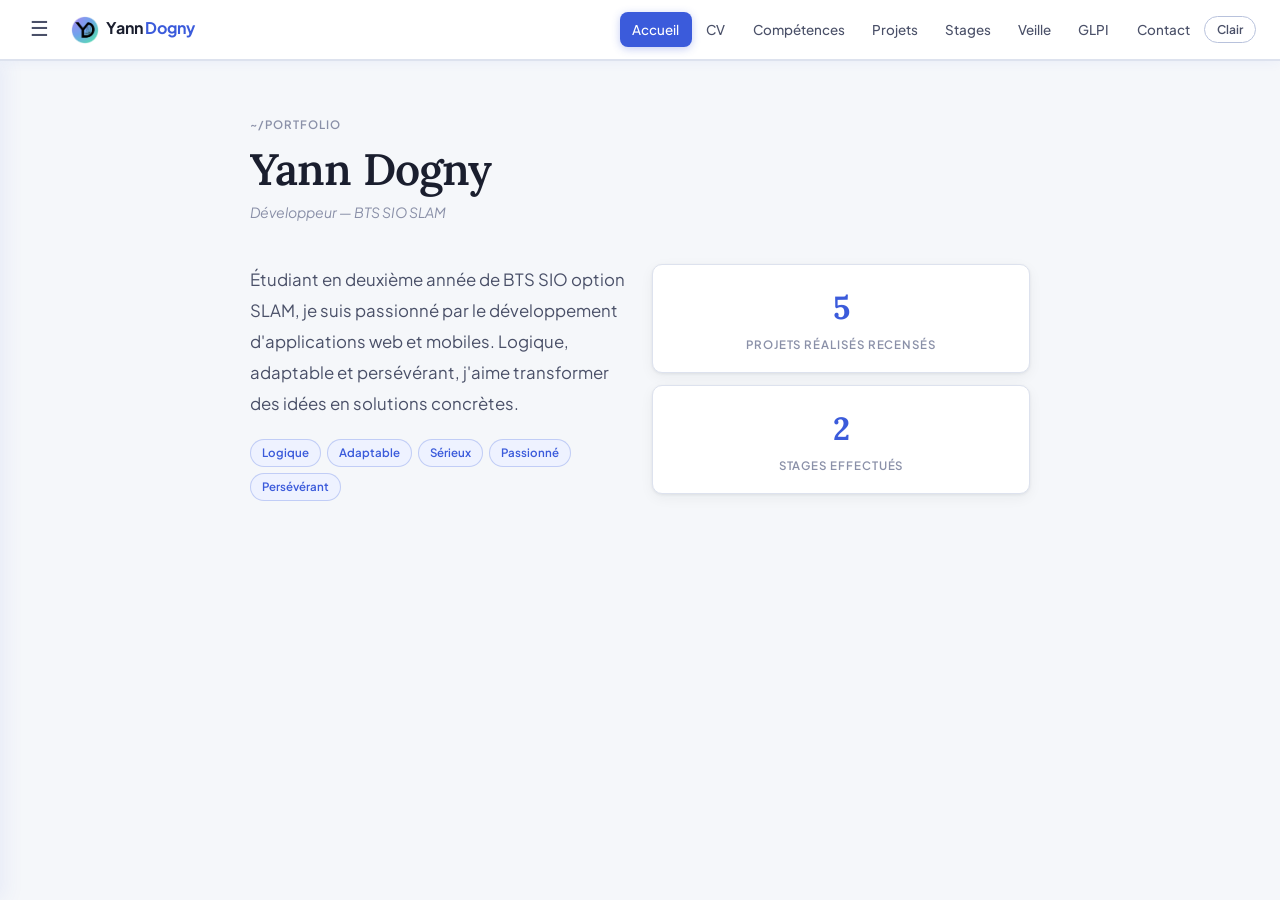
<file: index.html>
<!DOCTYPE html>
<html lang="fr">
<head>
  <meta charset="UTF-8"/>
  <link rel="icon" type="image/png" href="image/Logo_YD.png"/>
  <meta name="viewport" content="width=device-width, initial-scale=1.0"/>
  <title>Portfolio Yann Dogny</title>
  <link rel="stylesheet" href="style.css"/>

</head>
<body>

<!-- TOPBAR -->
<header class="topbar">
  <button class="sidebar-toggle" onclick="toggleSidebar()" aria-label="Menu">☰</button>
  <a href="index.html" class="topbar-brand"><img src="image/Logo_YD.png" alt="YD" style="height:28px;width:28px;border-radius:50%;object-fit:cover;margin-right:7px;vertical-align:middle;flex-shrink:0"/>Yann <span>Dogny</span></a>
    <ul class="topbar-nav">
    <li><a href="index.html" class="active">Accueil</a></li>
    <li><a href="pages/cv.html" class="">CV</a></li>
    <li><a href="pages/competences.html" class="">Compétences</a></li>
    <li><a href="pages/projets.html" class="">Projets</a></li>
    <li><a href="pages/stages.html" class="">Stages</a></li>
    <li><a href="pages/veille.html" class="">Veille</a></li>
    <li><a href="pages/glpi.html" class="">GLPI</a></li>
    <li><a href="pages/contact.html" class="">Contact</a></li>
  <button class="theme-toggle" onclick="toggleTheme()" id="topbar-theme-btn" aria-label="Changer le thème">
    <span class="toggle-label" id="topbar-theme-label">Clair</span>
  </button>
  </ul>
</header>

<!-- SIDEBAR OVERLAY -->
<div class="sidebar-overlay" id="overlay"></div>

<!-- SIDEBAR DRAWER -->
<nav class="sidebar" id="sidebar">
  <div style="display:flex;align-items:center;gap:9px;padding:0.75rem 0.75rem 0.65rem;border-bottom:1px solid var(--border);margin-bottom:0.5rem"><img src="image/Logo_YD.png" alt="YD" style="height:34px;width:34px;border-radius:50%;object-fit:cover;flex-shrink:0"/><div><div style="font-size:0.875rem;font-weight:700;color:var(--ink);line-height:1.2">Yann Dogny</div><div style="font-size:0.68rem;color:var(--ink3)">BTS SIO SLAM</div></div></div>
    <div class="sidebar-section-label">Navigation</div>
  <a href="index.html" class="nav-link active">Accueil</a>
  <a href="pages/cv.html" class="nav-link">CV</a>
  <a href="pages/competences.html" class="nav-link">Compétences</a>
  <a href="pages/projets.html" class="nav-link">Projets</a>
  <a href="pages/stages.html" class="nav-link">Stages</a>
  <a href="pages/veille.html" class="nav-link">Veille</a>
  <a href="pages/glpi.html" class="nav-link">GLPI</a>
  <a href="pages/contact.html" class="nav-link">Contact</a>


  <div class="sidebar-divider"></div>
  <button class="sidebar-theme-toggle" onclick="toggleTheme()" id="sidebar-theme-btn" aria-label="Changer le thème">
    <span id="sidebar-theme-label">Mode sombre</span>
    <span class="tgl-track"><span class="tgl-thumb"></span></span>
  </button>

</nav>

<!-- MAIN -->
<main class="main">

  <div class="page-header" style="padding-top:1rem">
    <div class="breadcrumb">~/portfolio</div>
    <h1>Yann Dogny</h1>
    <p class="sub">Développeur — BTS SIO SLAM</p>
  </div>

  <div style="display:grid;grid-template-columns:1fr 1fr;gap:1.5rem;margin-bottom:2.5rem">
    <div>
      <p style="font-size:1.05rem;color:var(--ink2);line-height:1.85;margin-bottom:1.25rem">
        Étudiant en deuxième année de BTS SIO option SLAM, je suis passionné par le développement d'applications web et mobiles. Logique, adaptable et persévérant, j'aime transformer des idées en solutions concrètes.
      </p>
      <div class="tags">
        <span class="tag accent">Logique</span>
        <span class="tag accent">Adaptable</span>
        <span class="tag accent">Sérieux</span>
        <span class="tag accent">Passionné</span>
        <span class="tag accent">Persévérant</span>
      </div>
    </div>
    <div style="display:flex;flex-direction:column;gap:0.75rem">
      <div style="background:var(--bg2);border:1px solid var(--border);border-radius:var(--radius);padding:1.1rem 1.25rem;box-shadow:var(--shadow);text-align:center">
        <div style="font-size:2rem;font-weight:700;color:var(--accent);font-family:var(--serif);letter-spacing:-0.03em">5</div>
        <div style="font-size:0.72rem;font-weight:600;text-transform:uppercase;letter-spacing:0.08em;color:var(--ink3);margin-top:0.15rem">Projets réalisés recensés</div>
      </div>
      <div style="background:var(--bg2);border:1px solid var(--border);border-radius:var(--radius);padding:1.1rem 1.25rem;box-shadow:var(--shadow);text-align:center">
        <div style="font-size:2rem;font-weight:700;color:var(--accent);font-family:var(--serif);letter-spacing:-0.03em">2</div>
        <div style="font-size:0.72rem;font-weight:600;text-transform:uppercase;letter-spacing:0.08em;color:var(--ink3);margin-top:0.15rem">Stages effectués</div>
      </div>
    </div>
  </div>

  
</main>

<div class="toast" id="toast"></div>
<script>
/* ── Theme ── */
(function(){
  const saved = localStorage.getItem('theme');
  if(saved === 'dark' || (!saved && window.matchMedia('(prefers-color-scheme: dark)').matches)){
    document.documentElement.setAttribute('data-theme','dark');
  }
})();

function syncThemeButtons(){
  const dark = document.documentElement.getAttribute('data-theme') === 'dark';
  const tl = document.getElementById('topbar-theme-label');
  const sl = document.getElementById('sidebar-theme-label');
  if(tl){ tl.textContent = dark ? 'Sombre' : 'Clair'; }
  if(sl){ sl.textContent = dark ? 'Mode clair' : 'Mode sombre'; }
}

function toggleTheme(){
  const dark = document.documentElement.getAttribute('data-theme') === 'dark';
  document.documentElement.setAttribute('data-theme', dark ? 'light' : 'dark');
  localStorage.setItem('theme', dark ? 'light' : 'dark');
  syncThemeButtons();
}

document.addEventListener('DOMContentLoaded', syncThemeButtons);

/* ── Sidebar ── */
function toggleSidebar(){
  document.getElementById('sidebar').classList.toggle('open');
  document.getElementById('overlay').classList.toggle('open');
}
document.getElementById('overlay').addEventListener('click',()=>{
  document.getElementById('sidebar').classList.remove('open');
  document.getElementById('overlay').classList.remove('open');
});

/* ── Toast / copy ── */
function showToast(msg){
  const t=document.getElementById('toast');
  t.textContent=msg; t.classList.add('show');
  setTimeout(()=>t.classList.remove('show'),2200);
}
function copyText(e,text){
  e.preventDefault(); e.stopPropagation();
  navigator.clipboard.writeText(text).then(()=>showToast('✓ Copié !'));
}
function toggleDetail(id){
  const el=document.getElementById('dp-'+id);
  const btn=el.previousElementSibling;
  el.classList.toggle('open');
  btn.innerHTML=el.classList.contains('open')?'✕ Fermer':'› Détails';
}
</script>
</body>
</html>
</file>
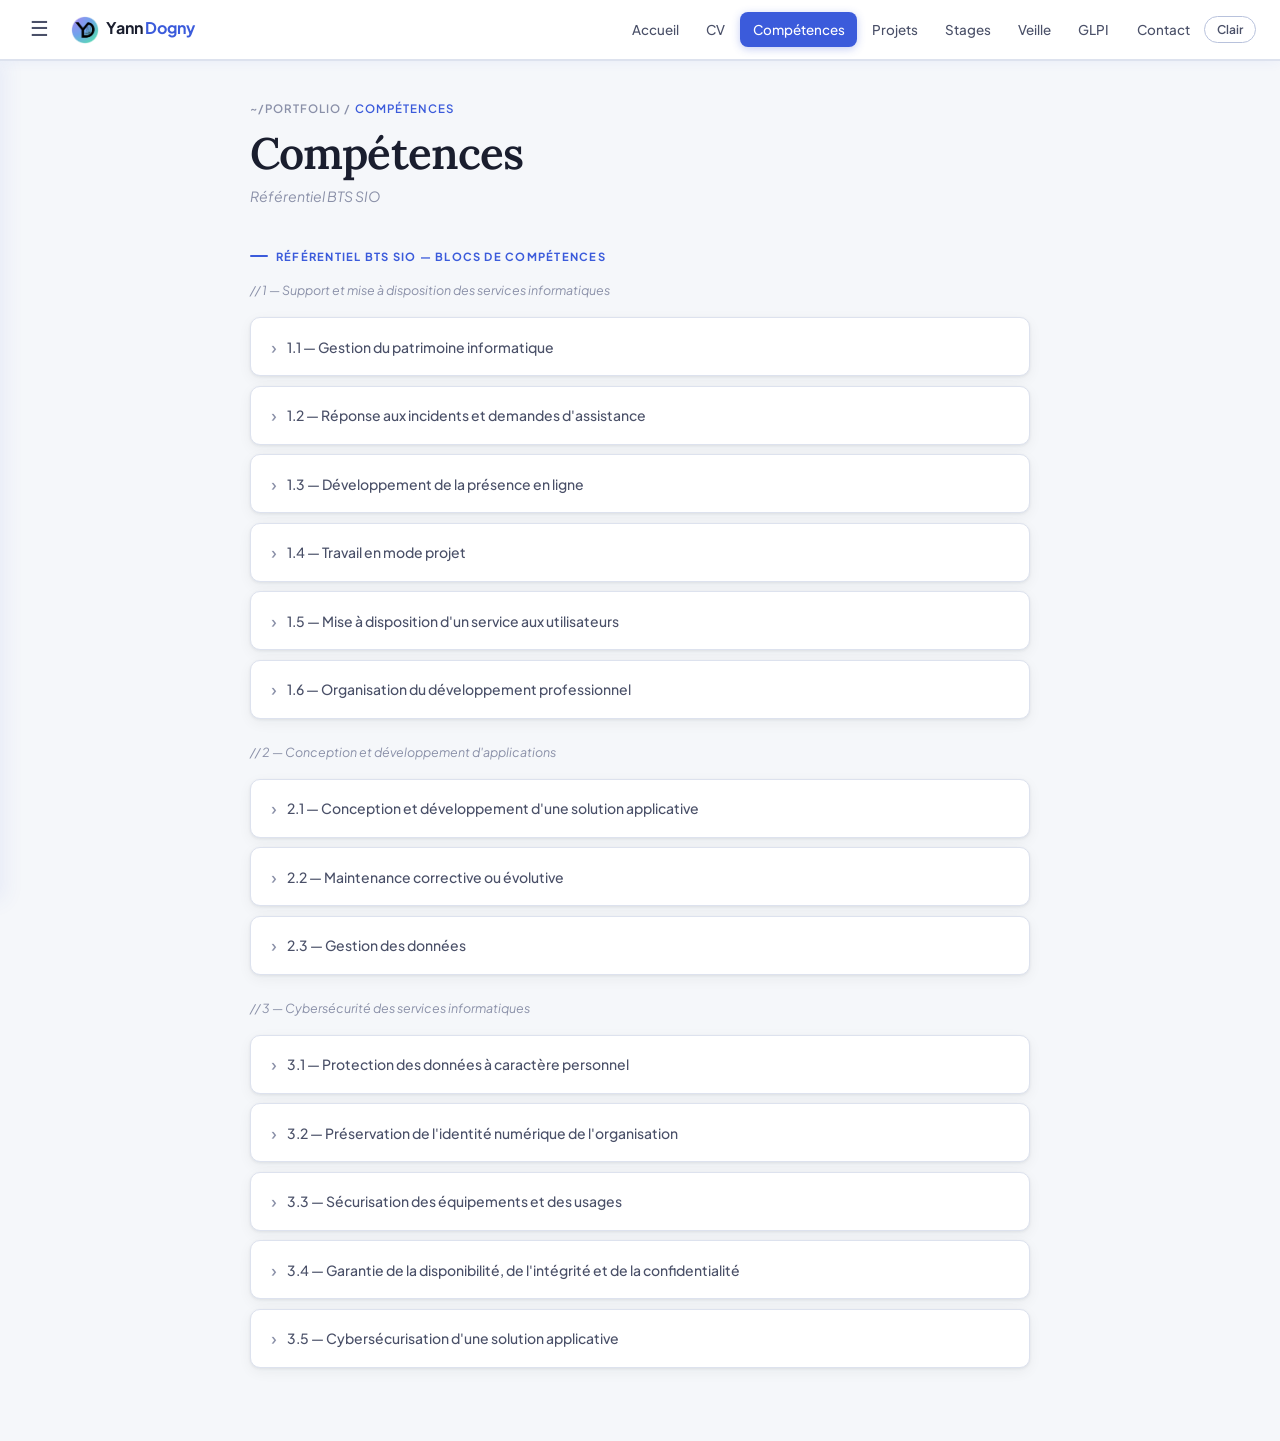
<file: pages/competences.html>
<!DOCTYPE html>
<html lang="fr">
<head>
  <meta charset="UTF-8"/>
  <link rel="icon" type="image/png" href="../image/Logo_YD.png"/>
  <meta name="viewport" content="width=device-width, initial-scale=1.0"/>
  <title>Compétences</title>
  <link rel="stylesheet" href="../style.css"/>
</head>
<body>

<!-- TOPBAR -->
<header class="topbar">
  <button class="sidebar-toggle" onclick="toggleSidebar()" aria-label="Menu">☰</button>
  <a href="../index.html" class="topbar-brand"><img src="../image/Logo_YD.png" alt="YD" style="height:28px;width:28px;border-radius:50%;object-fit:cover;margin-right:7px;vertical-align:middle;flex-shrink:0"/>Yann <span>Dogny</span></a>
    <ul class="topbar-nav">
    <li><a href="../index.html" class="">Accueil</a></li>
    <li><a href="cv.html" class="">CV</a></li>
    <li><a href="competences.html" class="active">Compétences</a></li>
    <li><a href="projets.html" class="">Projets</a></li>
    <li><a href="stages.html" class="">Stages</a></li>
    <li><a href="veille.html" class="">Veille</a></li>
    <li><a href="glpi.html" class="">GLPI</a></li>
    <li><a href="contact.html" class="">Contact</a></li>
  <button class="theme-toggle" onclick="toggleTheme()" id="topbar-theme-btn" aria-label="Changer le thème">
    <span class="toggle-label" id="topbar-theme-label">Clair</span>
  </button>
  </ul>
</header>

<!-- SIDEBAR OVERLAY -->
<div class="sidebar-overlay" id="overlay"></div>

<!-- SIDEBAR DRAWER -->
<nav class="sidebar" id="sidebar">
  <div style="display:flex;align-items:center;gap:9px;padding:0.75rem 0.75rem 0.65rem;border-bottom:1px solid var(--border);margin-bottom:0.5rem"><img src="../image/Logo_YD.png" alt="YD" style="height:34px;width:34px;border-radius:50%;object-fit:cover;flex-shrink:0"/><div><div style="font-size:0.875rem;font-weight:700;color:var(--ink);line-height:1.2">Yann Dogny</div><div style="font-size:0.68rem;color:var(--ink3)">BTS SIO SLAM</div></div></div>
    <div class="sidebar-section-label">Navigation</div>
  <a href="../index.html" class="nav-link">Accueil</a>
  <a href="cv.html" class="nav-link">CV</a>
  <a href="competences.html" class="nav-link active">Compétences</a>
  <a href="projets.html" class="nav-link">Projets</a>
  <a href="stages.html" class="nav-link">Stages</a>
  <a href="veille.html" class="nav-link">Veille</a>
  <a href="glpi.html" class="nav-link">GLPI</a>
  <a href="contact.html" class="nav-link">Contact</a>

  <div class="sidebar-divider"></div>
  <button class="sidebar-theme-toggle" onclick="toggleTheme()" id="sidebar-theme-btn" aria-label="Changer le thème">
    <span id="sidebar-theme-label">Mode sombre</span>
    <span class="tgl-track"><span class="tgl-thumb"></span></span>
  </button>

</nav>

<!-- MAIN -->
<main class="main">

  <div class="page-header">
    <div class="breadcrumb">~/portfolio / <span>compétences</span></div>
    <h1>Compétences</h1>
    <p class="sub">Référentiel BTS SIO</p>
  </div>

  <div class="section-label">Référentiel BTS SIO — Blocs de compétences</div>
  <p style="font-size:0.78rem;color:var(--ink3);margin-bottom:1rem;font-style:italic">// 1 — Support et mise à disposition des services informatiques</p>

  <details>
    <summary>1.1 — Gestion du patrimoine informatique</summary>
    <div class="details-body">
      <ul>
        <li>Recenser et identifier les ressources numériques</li>
        <li>Exploiter des référentiels, normes et standards adoptés par le prestataire</li>
        <li>Mettre en place et vérifier les niveaux d'habilitation associés à un service</li>
        <li>Gérer des sauvegardes et vérifier la continuité du service</li>
        <li>Vérifier le respect des règles d'utilisation des ressources numériques</li>
      </ul>
    
      <div class="used-in">Utilisé dans : <span>CanisPro Éducation · Stage SEDIMA · Stage Campus Connecté · GLPI</span></div>
    </div>
  </details>

  <details>
    <summary>1.2 — Réponse aux incidents et demandes d'assistance</summary>
    <div class="details-body">
      <ul>
        <li>Collecter, suivre et orienter des demandes</li>
        <li>Traiter des demandes concernant les services réseau, système et applicatifs</li>
      </ul>
      <div class="used-in">Utilisé dans : <span>GLPI</span></div>
        </div>
  </details>

  <details>
    <summary>1.3 — Développement de la présence en ligne</summary>
    <div class="details-body">
      <ul>
        <li>Participer à la valorisation de l'image de l'organisation sur les médias numériques</li>
        <li>Référencer les services en ligne et mesurer leur visibilité</li>
        <li>Participer à l'évolution d'un site Web exploitant les données de l'organisation</li>
      </ul>
    
      <div class="used-in">Utilisé dans : <span>Portfolio · CanisPro Éducation · Projet Fâ · Pic du Midi · Site Web Personnel · Stage SEDIMA</span></div>
    </div>
  </details>

  <details>
    <summary>1.4 — Travail en mode projet</summary>
    <div class="details-body">
      <ul>
        <li>Analyser les objectifs et les modalités d'organisation d'un projet</li>
        <li>Planifier les activités (Gantt, SCRUM)</li>
        <li>Évaluer les indicateurs de suivi d'un projet et analyser les écarts</li>
      </ul>
    
      <div class="used-in">Utilisé dans : <span>Portfolio · CanisPro Éducation · Projet Fâ · Stage SEDIMA · Stage Campus Connecté</span></div>
    </div>
  </details>

  <details>
    <summary>1.5 — Mise à disposition d'un service aux utilisateurs</summary>
    <div class="details-body">
      <ul>
        <li>Réaliser les tests d'intégration et d'acceptation d'un service</li>
        <li>Déployer un service</li>
        <li>Accompagner les utilisateurs dans la mise en place d'un service</li>
      </ul>
    
      <div class="used-in">Utilisé dans : <span>Portfolio · CanisPro Éducation · Stage Campus Connecté</span></div>
    </div>
  </details>

  <details>
    <summary>1.6 — Organisation du développement professionnel</summary>
    <div class="details-body">
      <ul>
        <li>Mettre en place son environnement d'apprentissage personnel</li>
        <li>Mettre en œuvre des outils et stratégies de veille informationnelle</li>
        <li>Gérer son identité professionnelle et développer son projet professionnel</li>
      </ul>
    
      <div class="used-in">Utilisé dans : <span>Portfolio · CanisPro Éducation · Pic du Midi · Site Web Personnel</span></div>
    </div>
  </details>

  <p style="font-size:0.78rem;color:var(--ink3);margin:1.5rem 0 1rem;font-style:italic">// 2 — Conception et développement d'applications</p>

  <details>
    <summary>2.1 — Conception et développement d'une solution applicative</summary>
    <div class="details-body">
      <ul>
        <li>Analyser un besoin exprimé et son contexte juridique</li>
        <li>Modéliser et concevoir l'architecture d'une solution applicative</li>
        <li>Exploiter les ressources d'un framework (Symfony)</li>
        <li>Développer, identifier ou adapter des composants logiciels</li>
        <li>Intégrer en continu les versions d'une solution (Git)</li>
        <li>Réaliser les tests nécessaires à la validation ou à la mise en production</li>
        <li>Rédiger les documentations technique et utilisateur</li>
      </ul>
    
      <div class="used-in">Utilisé dans : <span>Portfolio · CanisPro Éducation · Projet Fâ · Pic du Midi · Site Web Personnel · Stage SEDIMA · Stage Campus Connecté</span></div>
    </div>
  </details>

  <details>
    <summary>2.2 — Maintenance corrective ou évolutive</summary>
    <div class="details-body">
      <ul>
        <li>Recueillir, analyser et mettre à jour les informations sur une version</li>
        <li>Évaluer la qualité d'une solution applicative (SonarQube, Snyk)</li>
        <li>Analyser et corriger un dysfonctionnement</li>
        <li>Mettre à jour les documentations technique et d'utilisation</li>
      </ul>
    
      <div class="used-in">Utilisé dans : <span>Portfolio · CanisPro Éducation · Stage Campus Connecté</span></div>
    </div>
  </details>

  <details>
    <summary>2.3 — Gestion des données</summary>
    <div class="details-body">
      <ul>
        <li>Exploiter des données à l'aide d'un langage de requêtes SQL</li>
        <li>Développer des fonctionnalités dans un SGBD (MySQL, NoSQL)</li>
        <li>Concevoir ou adapter une base de données (MERISE, UML)</li>
        <li>Administrer et déployer une base de données</li>
      </ul>
    
      <div class="used-in">Utilisé dans : <span>CanisPro Éducation · Projet Fâ · Stage Campus Connecté</span></div>
    </div>
  </details>

  <p style="font-size:0.78rem;color:var(--ink3);margin:1.5rem 0 1rem;font-style:italic">// 3 — Cybersécurité des services informatiques</p>

  <details>
    <summary>3.1 — Protection des données à caractère personnel</summary>
    <div class="details-body">
      <ul>
        <li>Recenser les traitements sur les données à caractère personnel</li>
        <li>Identifier les risques liés à la collecte, au traitement et au stockage</li>
        <li>Appliquer la réglementation RGPD / CNIL</li>
      </ul>
    
      <div class="used-in">Utilisé dans : <span>Stage SEDIMA</span></div>
    </div>
  </details>

  <details>
    <summary>3.2 — Préservation de l'identité numérique de l'organisation</summary>
    <div class="details-body">
      <ul>
        <li>Protection de l'identité numérique d'une organisation</li>
        <li>Déploiement de moyens appropriés de preuve électronique</li>
      </ul>
    </div>
  </details>

  <details>
    <summary>3.3 — Sécurisation des équipements et des usages</summary>
    <div class="details-body">
      <ul>
        <li>Informer les utilisateurs sur les risques numériques</li>
        <li>Identifier les menaces et mettre en œuvre les défenses appropriées</li>
        <li>Gérer les accès et les privilèges (pare-feu, antivirus)</li>
      </ul>
    
      <div class="used-in">Utilisé dans : <span>CanisPro Éducation · Stage SEDIMA · Stage Campus Connecté</span></div>
    </div>
  </details>

  <details>
    <summary>3.4 — Garantie de la disponibilité, de l'intégrité et de la confidentialité</summary>
    <div class="details-body">
      <ul>
        <li>Caractériser les risques liés à l'utilisation malveillante d'un service informatique</li>
        <li>Recenser les conséquences d'une perte de disponibilité, d'intégrité ou de confidentialité</li>
        <li>Identifier les obligations légales (archivage, protection)</li>
        <li>Organiser la collecte et la conservation des preuves numériques</li>
        <li>Appliquer les procédures légales</li>
      </ul>
    
      <div class="used-in">Utilisé dans : <span>Stage Campus Connecté</span></div>
    </div>
  </details>

  <details>
    <summary>3.5 — Cybersécurisation d'une solution applicative</summary>
    <div class="details-body">
      <ul>
        <li>Prendre en compte la sécurité dans un projet de développement</li>
        <li>Analyser les connexions (logs) et prévenir les attaques courantes</li>
        <li>Mettre en conformité une solution applicative avec un référentiel de sécurité</li>
      </ul>
    
      <div class="used-in">Utilisé dans : <span>CanisPro Éducation · Stage Campus Connecté</span></div>
    </div>
  </details>

</main>

<div class="toast" id="toast"></div>
<script>
/* ── Theme ── */
(function(){
  const saved = localStorage.getItem('theme');
  if(saved === 'dark' || (!saved && window.matchMedia('(prefers-color-scheme: dark)').matches)){
    document.documentElement.setAttribute('data-theme','dark');
  }
})();

function syncThemeButtons(){
  const dark = document.documentElement.getAttribute('data-theme') === 'dark';
  const tl = document.getElementById('topbar-theme-label');
  const sl = document.getElementById('sidebar-theme-label');
  if(tl){ tl.textContent = dark ? 'Sombre' : 'Clair'; }
  if(sl){ sl.textContent = dark ? 'Mode clair' : 'Mode sombre'; }
}

function toggleTheme(){
  const dark = document.documentElement.getAttribute('data-theme') === 'dark';
  document.documentElement.setAttribute('data-theme', dark ? 'light' : 'dark');
  localStorage.setItem('theme', dark ? 'light' : 'dark');
  syncThemeButtons();
}

document.addEventListener('DOMContentLoaded', syncThemeButtons);

/* ── Sidebar ── */
function toggleSidebar(){
  document.getElementById('sidebar').classList.toggle('open');
  document.getElementById('overlay').classList.toggle('open');
}
document.getElementById('overlay').addEventListener('click',()=>{
  document.getElementById('sidebar').classList.remove('open');
  document.getElementById('overlay').classList.remove('open');
});

/* ── Toast / copy ── */
function showToast(msg){
  const t=document.getElementById('toast');
  t.textContent=msg; t.classList.add('show');
  setTimeout(()=>t.classList.remove('show'),2200);
}
function copyText(e,text){
  e.preventDefault(); e.stopPropagation();
  navigator.clipboard.writeText(text).then(()=>showToast('✓ Copié !'));
}
function toggleDetail(id){
  const el=document.getElementById('dp-'+id);
  const btn=el.previousElementSibling;
  el.classList.toggle('open');
  btn.innerHTML=el.classList.contains('open')?'✕ Fermer':'› Détails';
}
</script>
</body>
</html>
</file>
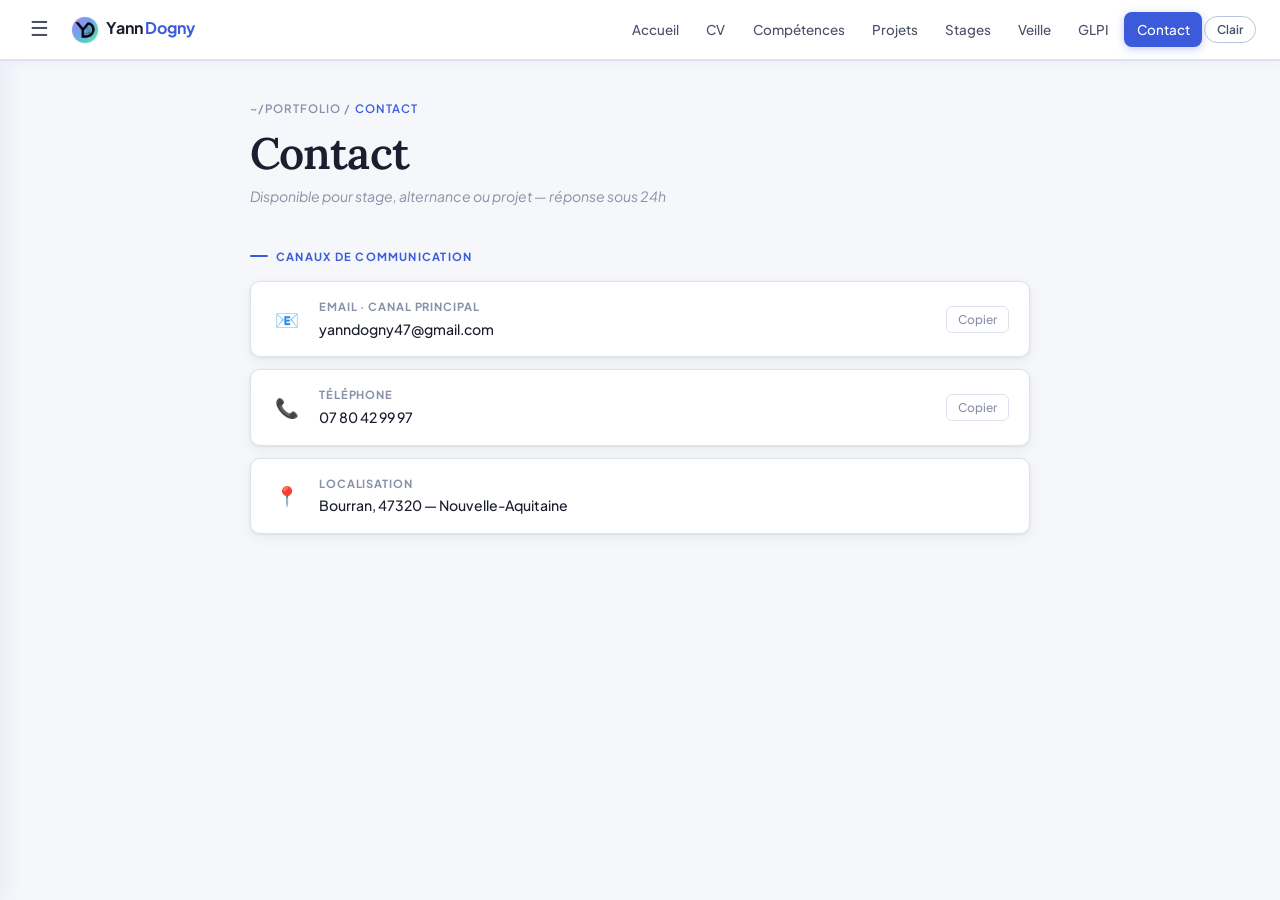
<file: pages/contact.html>
<!DOCTYPE html>
<html lang="fr">
<head>
  <meta charset="UTF-8"/>
  <link rel="icon" type="image/png" href="../image/Logo_YD.png"/>
  <meta name="viewport" content="width=device-width, initial-scale=1.0"/>
  <title>Contact</title>
  <link rel="stylesheet" href="../style.css"/>

</head>
<body>

<!-- TOPBAR -->
<header class="topbar">
  <button class="sidebar-toggle" onclick="toggleSidebar()" aria-label="Menu">☰</button>
  <a href="../index.html" class="topbar-brand"><img src="../image/Logo_YD.png" alt="YD" style="height:28px;width:28px;border-radius:50%;object-fit:cover;margin-right:7px;vertical-align:middle;flex-shrink:0"/>Yann <span>Dogny</span></a>
    <ul class="topbar-nav">
    <li><a href="../index.html" class="">Accueil</a></li>
    <li><a href="cv.html" class="">CV</a></li>
    <li><a href="competences.html" class="">Compétences</a></li>
    <li><a href="projets.html" class="">Projets</a></li>
    <li><a href="stages.html" class="">Stages</a></li>
    <li><a href="veille.html" class="">Veille</a></li>
    <li><a href="glpi.html" class="">GLPI</a></li>
    <li><a href="contact.html" class="active">Contact</a></li>
  <button class="theme-toggle" onclick="toggleTheme()" id="topbar-theme-btn" aria-label="Changer le thème">
    <span class="toggle-label" id="topbar-theme-label">Clair</span>
  </button>
  </ul>
</header>

<!-- SIDEBAR OVERLAY -->
<div class="sidebar-overlay" id="overlay"></div>

<!-- SIDEBAR DRAWER -->
<nav class="sidebar" id="sidebar">
  <div style="display:flex;align-items:center;gap:9px;padding:0.75rem 0.75rem 0.65rem;border-bottom:1px solid var(--border);margin-bottom:0.5rem"><img src="../image/Logo_YD.png" alt="YD" style="height:34px;width:34px;border-radius:50%;object-fit:cover;flex-shrink:0"/><div><div style="font-size:0.875rem;font-weight:700;color:var(--ink);line-height:1.2">Yann Dogny</div><div style="font-size:0.68rem;color:var(--ink3)">BTS SIO SLAM</div></div></div>
    <div class="sidebar-section-label">Navigation</div>
  <a href="../index.html" class="nav-link">Accueil</a>
  <a href="cv.html" class="nav-link">CV</a>
  <a href="competences.html" class="nav-link">Compétences</a>
  <a href="projets.html" class="nav-link">Projets</a>
  <a href="stages.html" class="nav-link">Stages</a>
  <a href="veille.html" class="nav-link">Veille</a>
  <a href="glpi.html" class="nav-link">GLPI</a>
  <a href="contact.html" class="nav-link active">Contact</a>


  <div class="sidebar-divider"></div>
  <button class="sidebar-theme-toggle" onclick="toggleTheme()" id="sidebar-theme-btn" aria-label="Changer le thème">
    <span id="sidebar-theme-label">Mode sombre</span>
    <span class="tgl-track"><span class="tgl-thumb"></span></span>
  </button>

</nav>

<!-- MAIN -->
<main class="main">

  <div class="page-header">
    <div class="breadcrumb">~/portfolio / <span>contact</span></div>
    <h1>Contact</h1>
    <p class="sub">Disponible pour stage, alternance ou projet — réponse sous 24h</p>
  </div>

  <div class="section-label">Canaux de communication</div>
  <div class="contact-links">
    <a href="mailto:yanndogny47@gmail.com" class="contact-link">
      <div class="cl-icon">📧</div>
      <div style="flex:1">
        <div class="cl-label">Email · Canal principal</div>
        <div class="cl-value">yanndogny47@gmail.com</div>
      </div>
      <button style="background:none;border:1px solid var(--border);border-radius:6px;padding:0.3rem 0.7rem;font-size:0.75rem;font-weight:500;color:var(--ink3);cursor:pointer;font-family:var(--sans);transition:all .15s" onclick="copyText(event,'yanndogny47@gmail.com')" onmouseover="this.style.borderColor='var(--accent)';this.style.color='var(--accent)'" onmouseout="this.style.borderColor='var(--border)';this.style.color='var(--ink3)'">Copier</button>
    </a>
    <a href="tel:0780429997" class="contact-link">
      <div class="cl-icon">📞</div>
      <div style="flex:1">
        <div class="cl-label">Téléphone</div>
        <div class="cl-value">07 80 42 99 97</div>
      </div>
      <button style="background:none;border:1px solid var(--border);border-radius:6px;padding:0.3rem 0.7rem;font-size:0.75rem;font-weight:500;color:var(--ink3);cursor:pointer;font-family:var(--sans);transition:all .15s" onclick="copyText(event,'0780429997')" onmouseover="this.style.borderColor='var(--accent)';this.style.color='var(--accent)'" onmouseout="this.style.borderColor='var(--border)';this.style.color='var(--ink3)'">Copier</button>
    </a>
    <div class="contact-link" style="cursor:default">
      <div class="cl-icon">📍</div>
      <div style="flex:1">
        <div class="cl-label">Localisation</div>
        <div class="cl-value">Bourran, 47320 — Nouvelle-Aquitaine</div>
      </div>
    </div>
  </div>

</main>

<div class="toast" id="toast"></div>
<script>
/* ── Theme ── */
(function(){
  const saved = localStorage.getItem('theme');
  if(saved === 'dark' || (!saved && window.matchMedia('(prefers-color-scheme: dark)').matches)){
    document.documentElement.setAttribute('data-theme','dark');
  }
})();

function syncThemeButtons(){
  const dark = document.documentElement.getAttribute('data-theme') === 'dark';
  const tl = document.getElementById('topbar-theme-label');
  const sl = document.getElementById('sidebar-theme-label');
  if(tl){ tl.textContent = dark ? 'Sombre' : 'Clair'; }
  if(sl){ sl.textContent = dark ? 'Mode clair' : 'Mode sombre'; }
}

function toggleTheme(){
  const dark = document.documentElement.getAttribute('data-theme') === 'dark';
  document.documentElement.setAttribute('data-theme', dark ? 'light' : 'dark');
  localStorage.setItem('theme', dark ? 'light' : 'dark');
  syncThemeButtons();
}

document.addEventListener('DOMContentLoaded', syncThemeButtons);

/* ── Sidebar ── */
function toggleSidebar(){
  document.getElementById('sidebar').classList.toggle('open');
  document.getElementById('overlay').classList.toggle('open');
}
document.getElementById('overlay').addEventListener('click',()=>{
  document.getElementById('sidebar').classList.remove('open');
  document.getElementById('overlay').classList.remove('open');
});

/* ── Toast / copy ── */
function showToast(msg){
  const t=document.getElementById('toast');
  t.textContent=msg; t.classList.add('show');
  setTimeout(()=>t.classList.remove('show'),2200);
}
function copyText(e,text){
  e.preventDefault(); e.stopPropagation();
  navigator.clipboard.writeText(text).then(()=>showToast('✓ Copié !'));
}
function toggleDetail(id){
  const el=document.getElementById('dp-'+id);
  const btn=el.previousElementSibling;
  el.classList.toggle('open');
  btn.innerHTML=el.classList.contains('open')?'✕ Fermer':'› Détails';
}
</script>
</body>
</html>
</file>
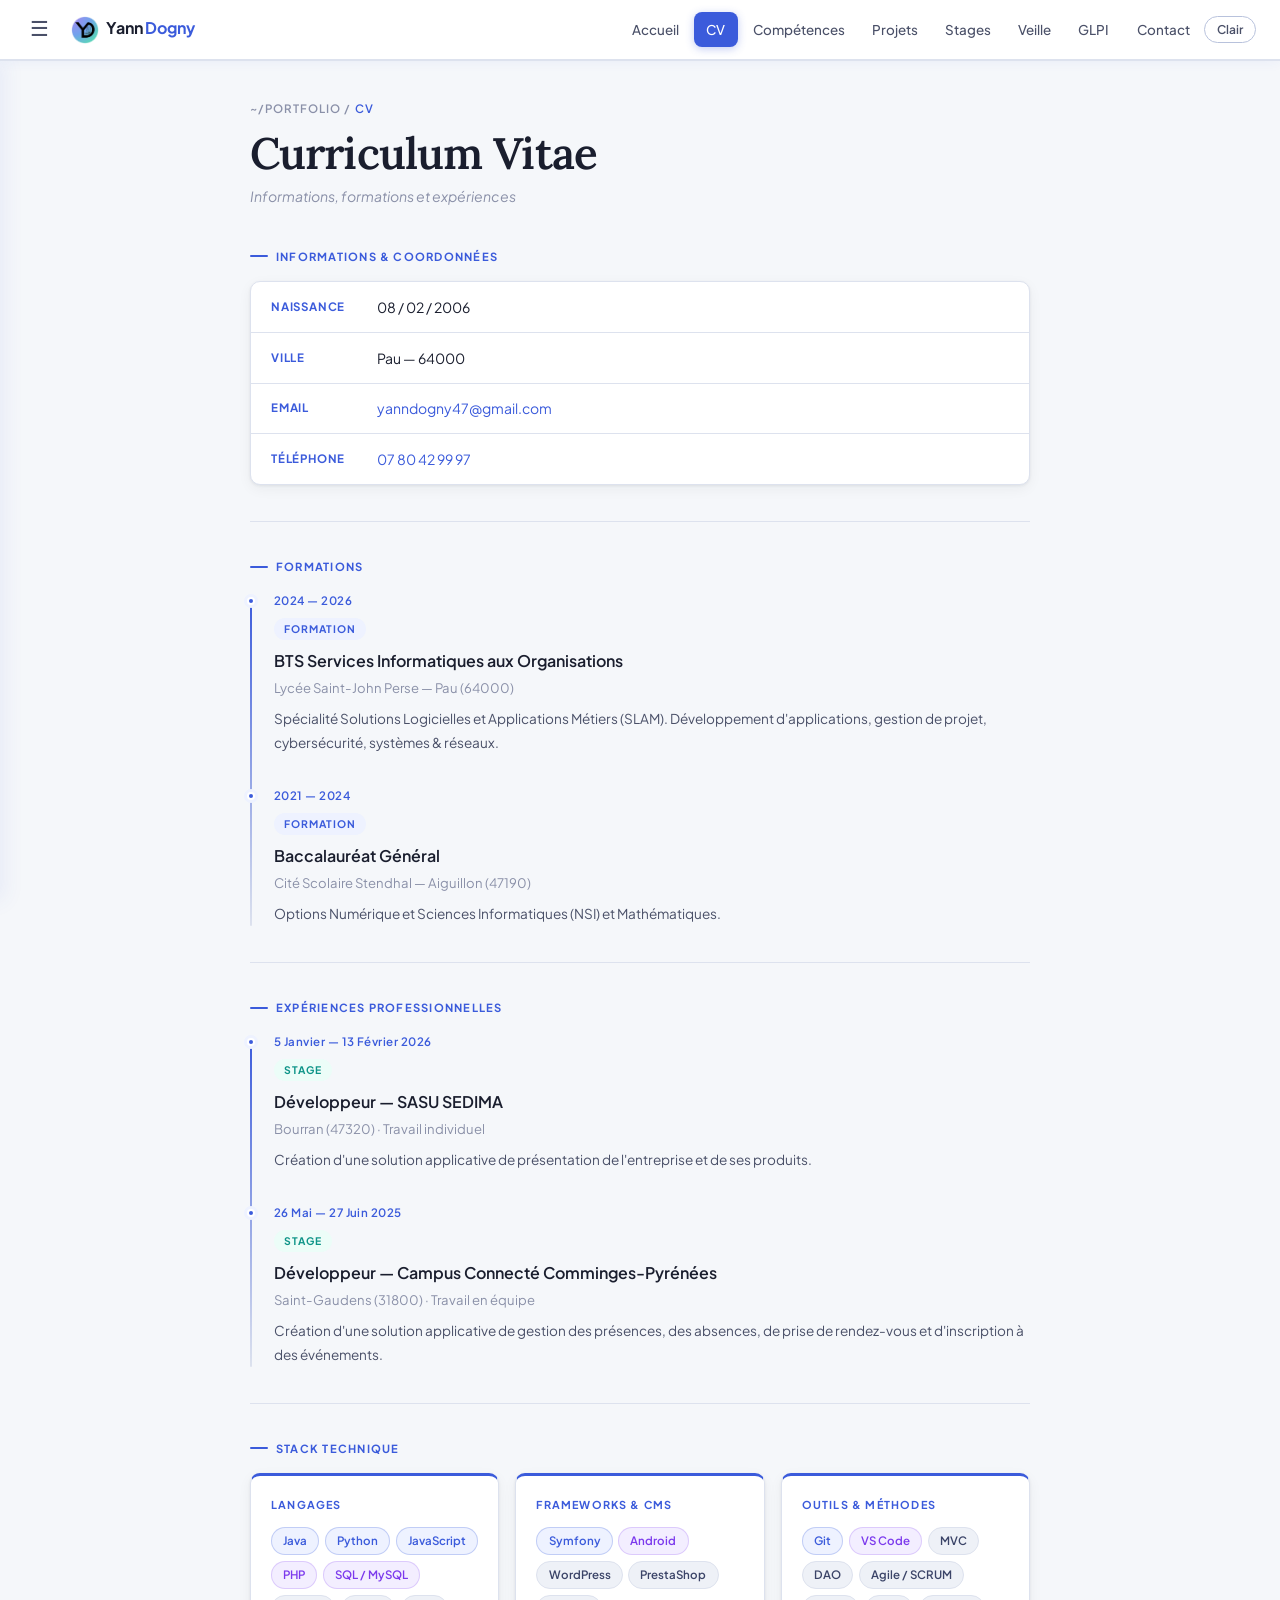
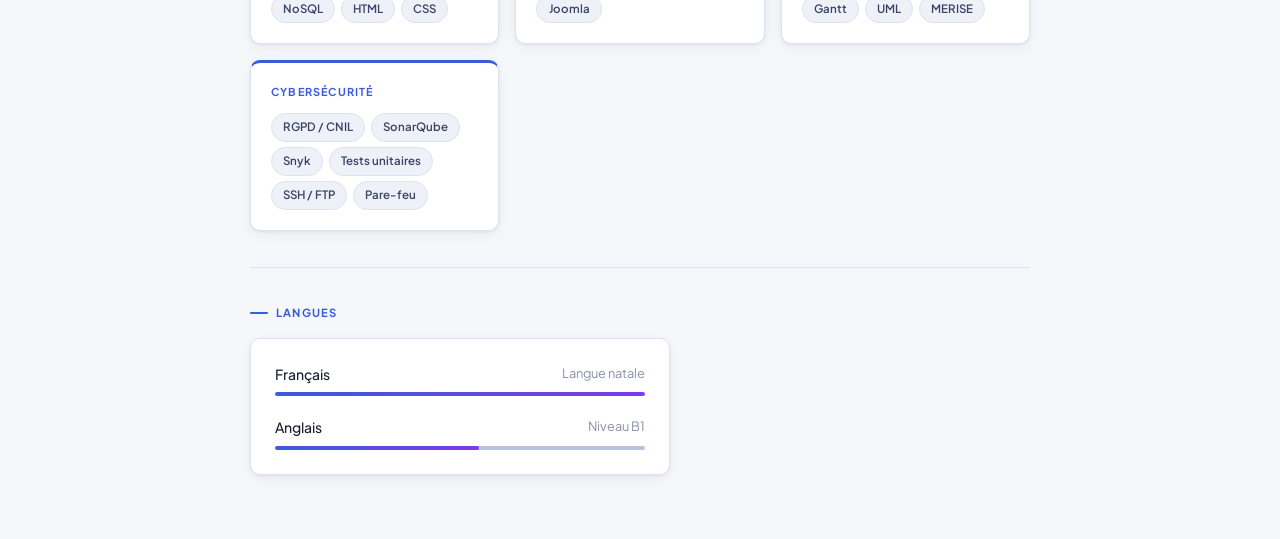
<file: pages/cv.html>
<!DOCTYPE html>
<html lang="fr">
<head>
  <meta charset="UTF-8"/>
  <link rel="icon" type="image/png" href="../image/Logo_YD.png"/>
  <meta name="viewport" content="width=device-width, initial-scale=1.0"/>
  <title>CV</title>
  <link rel="stylesheet" href="../style.css"/>

</head>
<body>

<!-- TOPBAR -->
<header class="topbar">
  <button class="sidebar-toggle" onclick="toggleSidebar()" aria-label="Menu">☰</button>
  <a href="../index.html" class="topbar-brand"><img src="../image/Logo_YD.png" alt="YD" style="height:28px;width:28px;border-radius:50%;object-fit:cover;margin-right:7px;vertical-align:middle;flex-shrink:0"/>Yann <span>Dogny</span></a>
    <ul class="topbar-nav">
    <li><a href="../index.html" class="">Accueil</a></li>
    <li><a href="cv.html" class="active">CV</a></li>
    <li><a href="competences.html" class="">Compétences</a></li>
    <li><a href="projets.html" class="">Projets</a></li>
    <li><a href="stages.html" class="">Stages</a></li>
    <li><a href="veille.html" class="">Veille</a></li>
    <li><a href="glpi.html" class="">GLPI</a></li>
    <li><a href="contact.html" class="">Contact</a></li>
  <button class="theme-toggle" onclick="toggleTheme()" id="topbar-theme-btn" aria-label="Changer le thème">
    <span class="toggle-label" id="topbar-theme-label">Clair</span>
  </button>
  </ul>
</header>

<!-- SIDEBAR OVERLAY -->
<div class="sidebar-overlay" id="overlay"></div>

<!-- SIDEBAR DRAWER -->
<nav class="sidebar" id="sidebar">
  <div style="display:flex;align-items:center;gap:9px;padding:0.75rem 0.75rem 0.65rem;border-bottom:1px solid var(--border);margin-bottom:0.5rem"><img src="../image/Logo_YD.png" alt="YD" style="height:34px;width:34px;border-radius:50%;object-fit:cover;flex-shrink:0"/><div><div style="font-size:0.875rem;font-weight:700;color:var(--ink);line-height:1.2">Yann Dogny</div><div style="font-size:0.68rem;color:var(--ink3)">BTS SIO SLAM</div></div></div>
    <div class="sidebar-section-label">Navigation</div>
  <a href="../index.html" class="nav-link">Accueil</a>
  <a href="cv.html" class="nav-link active">CV</a>
  <a href="competences.html" class="nav-link">Compétences</a>
  <a href="projets.html" class="nav-link">Projets</a>
  <a href="stages.html" class="nav-link">Stages</a>
  <a href="veille.html" class="nav-link">Veille</a>
  <a href="glpi.html" class="nav-link">GLPI</a>
  <a href="contact.html" class="nav-link">Contact</a>


  <div class="sidebar-divider"></div>
  <button class="sidebar-theme-toggle" onclick="toggleTheme()" id="sidebar-theme-btn" aria-label="Changer le thème">
    <span id="sidebar-theme-label">Mode sombre</span>
    <span class="tgl-track"><span class="tgl-thumb"></span></span>
  </button>

</nav>

<!-- MAIN -->
<main class="main">

  <div class="page-header">
    <div class="breadcrumb">~/portfolio / <span>cv</span></div>
    <h1>Curriculum Vitae</h1>
    <p class="sub">Informations, formations et expériences</p>
  </div>

  <div class="section-label">Informations &amp; coordonnées</div>
  <div class="info-table" style="margin-bottom:2rem">
    <div class="info-row"><span class="lbl">Naissance</span><span class="val">08 / 02 / 2006</span></div>
    <div class="info-row"><span class="lbl">Ville</span><span class="val">Pau — 64000</span></div>
    <div class="info-row"><span class="lbl">Email</span><span class="val"><a href="mailto:yanndogny47@gmail.com">yanndogny47@gmail.com</a></span></div>
    <div class="info-row"><span class="lbl">Téléphone</span><span class="val"><a href="tel:0780429997">07 80 42 99 97</a></span></div>
  </div>

  <hr class="soft"/>

  <div class="section-label">Formations</div>
  <div class="timeline" style="margin-bottom:2rem">
    <div class="tl-item">
      <div class="period">2024 — 2026</div>
      <span class="ttype edu">Formation</span>
      <h3>BTS Services Informatiques aux Organisations</h3>
      <div class="org">Lycée Saint-John Perse — Pau (64000)</div>
      <p>Spécialité Solutions Logicielles et Applications Métiers (SLAM). Développement d'applications, gestion de projet, cybersécurité, systèmes &amp; réseaux.</p>
    </div>
    <div class="tl-item">
      <div class="period">2021 — 2024</div>
      <span class="ttype edu">Formation</span>
      <h3>Baccalauréat Général</h3>
      <div class="org">Cité Scolaire Stendhal — Aiguillon (47190)</div>
      <p>Options Numérique et Sciences Informatiques (NSI) et Mathématiques.</p>
    </div>
  </div>

  <hr class="soft"/>

  <div class="section-label">Expériences professionnelles</div>
  <div class="timeline" style="margin-bottom:2rem">
    <div class="tl-item">
      <div class="period">5 Janvier — 13 Février 2026</div>
      <span class="ttype exp">Stage</span>
      <h3>Développeur — SASU SEDIMA</h3>
      <div class="org">Bourran (47320) · Travail individuel</div>
      <p>Création d'une solution applicative de présentation de l'entreprise et de ses produits.</p>
    </div>
    <div class="tl-item">
      <div class="period">26 Mai — 27 Juin 2025</div>
      <span class="ttype exp">Stage</span>
      <h3>Développeur — Campus Connecté Comminges-Pyrénées</h3>
      <div class="org">Saint-Gaudens (31800) · Travail en équipe</div>
      <p>Création d'une solution applicative de gestion des présences, des absences, de prise de rendez-vous et d'inscription à des événements.</p>
    </div>
  </div>

  <hr class="soft"/>

  <div class="section-label">Stack technique</div>
  <div class="skill-grid" style="margin-bottom:2rem">
    <div class="skill-block">
      <h3>Langages</h3>
      <div class="tags">
        <span class="tag accent">Java</span><span class="tag accent">Python</span>
        <span class="tag accent">JavaScript</span><span class="tag blue">PHP</span>
        <span class="tag blue">SQL / MySQL</span><span class="tag">NoSQL</span>
        <span class="tag">HTML</span><span class="tag">CSS</span>
      </div>
    </div>
    <div class="skill-block">
      <h3>Frameworks &amp; CMS</h3>
      <div class="tags">
        <span class="tag accent">Symfony</span><span class="tag blue">Android</span>
        <span class="tag">WordPress</span><span class="tag">PrestaShop</span><span class="tag">Joomla</span>
      </div>
    </div>
    <div class="skill-block">
      <h3>Outils &amp; méthodes</h3>
      <div class="tags">
        <span class="tag accent">Git</span><span class="tag blue">VS Code</span>
        <span class="tag">MVC</span><span class="tag">DAO</span>
        <span class="tag">Agile / SCRUM</span><span class="tag">Gantt</span>
        <span class="tag">UML</span><span class="tag">MERISE</span>
      </div>
    </div>
    <div class="skill-block">
      <h3>Cybersécurité</h3>
      <div class="tags">
        <span class="tag">RGPD / CNIL</span><span class="tag">SonarQube</span>
        <span class="tag">Snyk</span><span class="tag">Tests unitaires</span>
        <span class="tag">SSH / FTP</span><span class="tag">Pare-feu</span>
      </div>
    </div>
  </div>

  <hr class="soft"/>

  <div class="section-label">Langues</div>
  <div class="card" style="max-width:420px">
    <div class="lang-item">
      <div class="lang-header"><span>Français</span><span class="level">Langue natale</span></div>
      <div class="lang-bar"><div class="lang-fill" style="width:100%"></div></div>
    </div>
    <div class="lang-item">
      <div class="lang-header"><span>Anglais</span><span class="level">Niveau B1</span></div>
      <div class="lang-bar"><div class="lang-fill" style="width:55%"></div></div>
    </div>
  </div>

</main>

<div class="toast" id="toast"></div>
<script>
/* ── Theme ── */
(function(){
  const saved = localStorage.getItem('theme');
  if(saved === 'dark' || (!saved && window.matchMedia('(prefers-color-scheme: dark)').matches)){
    document.documentElement.setAttribute('data-theme','dark');
  }
})();

function syncThemeButtons(){
  const dark = document.documentElement.getAttribute('data-theme') === 'dark';
  const tl = document.getElementById('topbar-theme-label');
  const sl = document.getElementById('sidebar-theme-label');
  if(tl){ tl.textContent = dark ? 'Sombre' : 'Clair'; }
  if(sl){ sl.textContent = dark ? 'Mode clair' : 'Mode sombre'; }
}

function toggleTheme(){
  const dark = document.documentElement.getAttribute('data-theme') === 'dark';
  document.documentElement.setAttribute('data-theme', dark ? 'light' : 'dark');
  localStorage.setItem('theme', dark ? 'light' : 'dark');
  syncThemeButtons();
}

document.addEventListener('DOMContentLoaded', syncThemeButtons);

/* ── Sidebar ── */
function toggleSidebar(){
  document.getElementById('sidebar').classList.toggle('open');
  document.getElementById('overlay').classList.toggle('open');
}
document.getElementById('overlay').addEventListener('click',()=>{
  document.getElementById('sidebar').classList.remove('open');
  document.getElementById('overlay').classList.remove('open');
});

/* ── Toast / copy ── */
function showToast(msg){
  const t=document.getElementById('toast');
  t.textContent=msg; t.classList.add('show');
  setTimeout(()=>t.classList.remove('show'),2200);
}
function copyText(e,text){
  e.preventDefault(); e.stopPropagation();
  navigator.clipboard.writeText(text).then(()=>showToast('✓ Copié !'));
}
function toggleDetail(id){
  const el=document.getElementById('dp-'+id);
  const btn=el.previousElementSibling;
  el.classList.toggle('open');
  btn.innerHTML=el.classList.contains('open')?'✕ Fermer':'› Détails';
}
</script>
</body>
</html>
</file>
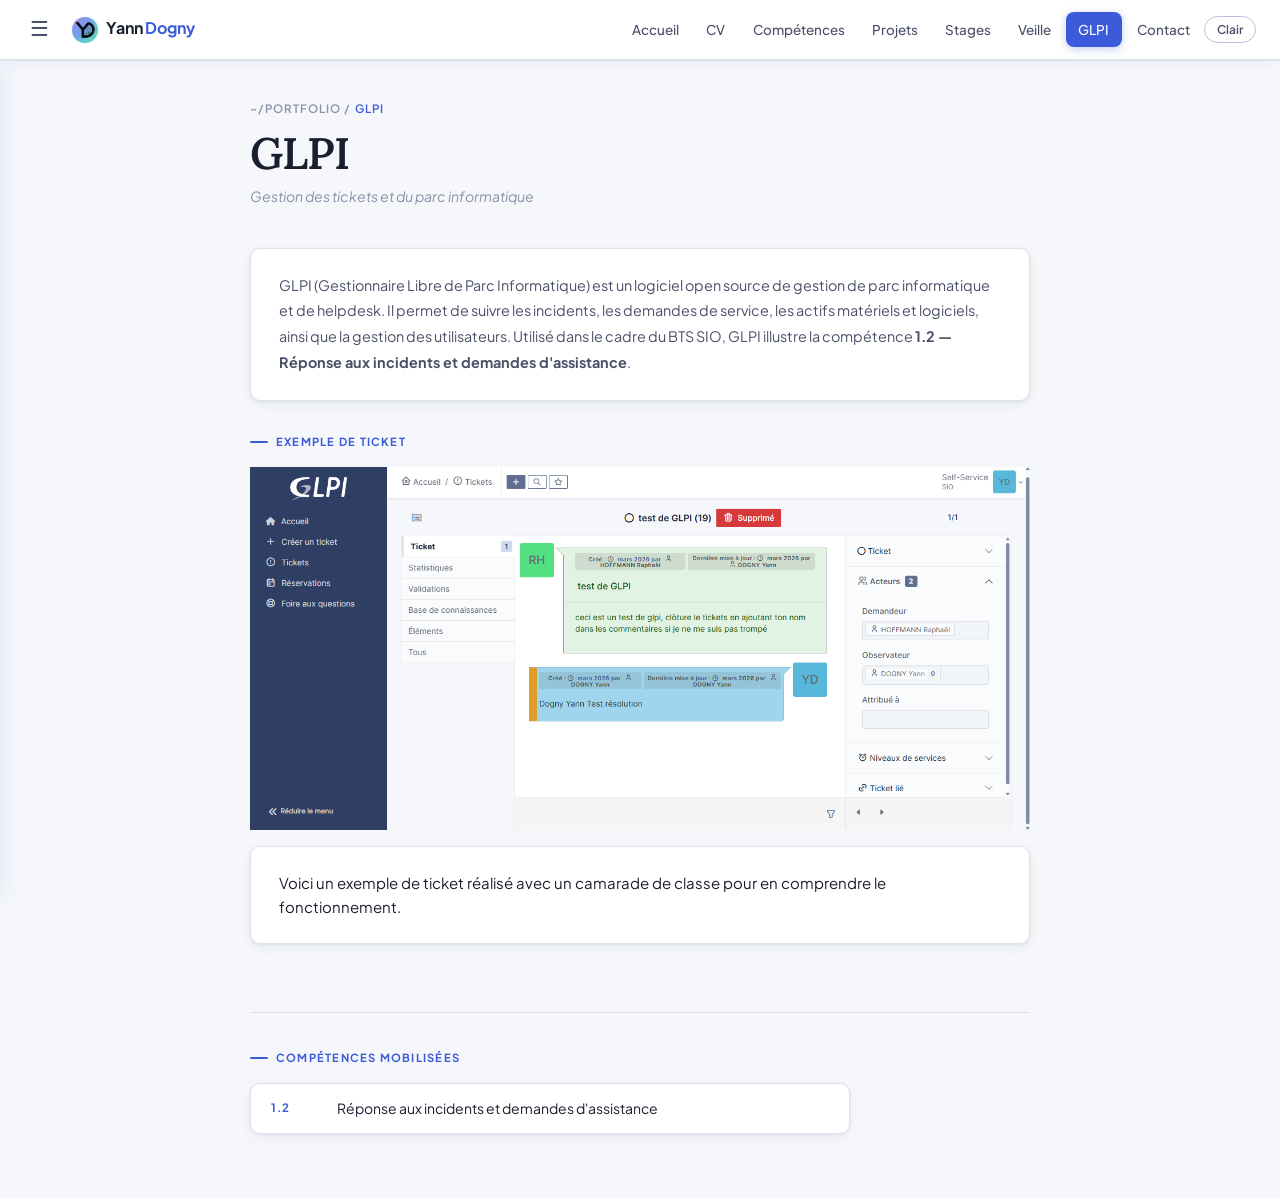
<file: pages/glpi.html>
<!DOCTYPE html>
<html lang="fr">
<head>
  <meta charset="UTF-8"/>
  <link rel="icon" type="image/png" href="../image/Logo_YD.png"/>
  <meta name="viewport" content="width=device-width, initial-scale=1.0"/>
  <title>GLPI — Yann Dogny</title>
  <link rel="stylesheet" href="../style.css"/>
  <style>
    .glpi-intro {
      background: var(--bg2);
      border: 1px solid var(--border);
      border-radius: var(--radius);
      padding: 1.5rem 1.75rem;
      box-shadow: var(--shadow);
      margin-bottom: 2rem;
    }
    .glpi-intro p { font-size: 0.9rem; color: var(--ink2); line-height: 1.8; }
    .ticket-grid { display: flex; flex-direction: column; grid-template-columns: repeat(auto-fit, minmax(220px, 1fr)); gap: 1rem; margin-bottom: 2rem; }
    .ticket-card {
      background: var(--bg2); border: 1px solid var(--border);
      border-radius: var(--radius); padding: 1.25rem;
      box-shadow: var(--shadow); display: flex; flex-direction: column; gap: 0.5rem;
    }
    .ticket-card .tc-header { display: flex; align-items: center; justify-content: space-between; }
    .ticket-card .tc-id { font-size: 0.7rem; font-weight: 700; color: var(--ink3); letter-spacing: 0.06em; }
    .ticket-status {
      font-size: 0.65rem; font-weight: 600; text-transform: uppercase;
      letter-spacing: 0.08em; padding: 0.18rem 0.6rem; border-radius: 100px;
    }
    .status-done   { background: var(--accent-bg); color: var(--accent); }
    .status-prog   { background: #FDF3E7; color: #A05C10; }
    .ticket-card h4 { font-size: 0.9rem; font-weight: 600; color: var(--ink); }
    .ticket-card p  { font-size: 0.8rem; color: var(--ink2); line-height: 1.65; flex: 1; }
    .ticket-card .tc-cat { font-size: 0.7rem; font-weight: 500; color: var(--accent2); }
  </style>
</head>
<body>

<!-- TOPBAR -->
<header class="topbar">
  <button class="sidebar-toggle" onclick="toggleSidebar()" aria-label="Menu">☰</button>
  <a href="../index.html" class="topbar-brand"><img src="../image/Logo_YD.png" alt="YD" style="height:28px;width:28px;border-radius:50%;object-fit:cover;margin-right:7px;vertical-align:middle;flex-shrink:0"/>Yann <span>Dogny</span></a>
  <ul class="topbar-nav">
    <li><a href="../index.html" class="">Accueil</a></li>
    <li><a href="cv.html" class="">CV</a></li>
    <li><a href="competences.html" class="">Compétences</a></li>
    <li><a href="projets.html" class="">Projets</a></li>
    <li><a href="stages.html" class="">Stages</a></li>
    <li><a href="veille.html" class="">Veille</a></li>
    <li><a href="glpi.html" class="active">GLPI</a></li>
    <li><a href="contact.html" class="">Contact</a></li>
  <button class="theme-toggle" onclick="toggleTheme()" id="topbar-theme-btn" aria-label="Changer le thème">
    <span class="toggle-label" id="topbar-theme-label">Clair</span>
  </button>
  </ul>
</header>

<!-- SIDEBAR OVERLAY -->
<div class="sidebar-overlay" id="overlay"></div>

<!-- SIDEBAR DRAWER -->
<nav class="sidebar" id="sidebar">
    <div style="display:flex;align-items:center;gap:9px;padding:0.75rem 0.75rem 0.65rem;border-bottom:1px solid var(--border);margin-bottom:0.5rem"><img src="../image/Logo_YD.png" alt="YD" style="height:34px;width:34px;border-radius:50%;object-fit:cover;flex-shrink:0"/><div><div style="font-size:0.875rem;font-weight:700;color:var(--ink);line-height:1.2">Yann Dogny</div><div style="font-size:0.68rem;color:var(--ink3)">BTS SIO SLAM</div></div></div>
  <div class="sidebar-section-label">Navigation</div>
  <a href="../index.html" class="nav-link">Accueil</a>
  <a href="cv.html" class="nav-link">CV</a>
  <a href="competences.html" class="nav-link">Compétences</a>
  <a href="projets.html" class="nav-link">Projets</a>
  <a href="stages.html" class="nav-link">Stages</a>
  <a href="veille.html" class="nav-link">Veille</a>
  <a href="glpi.html" class="nav-link active">GLPI</a>
  <a href="contact.html" class="nav-link">Contact</a>
  <div class="sidebar-divider"></div>
  <button class="sidebar-theme-toggle" onclick="toggleTheme()" id="sidebar-theme-btn" aria-label="Changer le thème">
    <span id="sidebar-theme-label">Mode sombre</span>
    <span class="tgl-track"><span class="tgl-thumb"></span></span>
  </button>

</nav>

<!-- MAIN -->
<main class="main">

  <div class="page-header">
    <div class="breadcrumb">~/portfolio / <span>glpi</span></div>
    <h1>GLPI</h1>
    <p class="sub">Gestion des tickets et du parc informatique</p>
  </div>

  <div class="glpi-intro">
    <p>
      GLPI (Gestionnaire Libre de Parc Informatique) est un logiciel open source de gestion de parc
      informatique et de helpdesk. Il permet de suivre les incidents, les demandes de service,
      les actifs matériels et logiciels, ainsi que la gestion des utilisateurs.
      Utilisé dans le cadre du BTS SIO, GLPI illustre la compétence <strong>1.2 — Réponse aux
      incidents et demandes d'assistance</strong>.
    </p>
  </div>

  <div class="section-label">Exemple de ticket</div>
  <div class="ticket-grid">

    <img src="../image/ticket.png" alt="Ticket GLPI" style="width: 100%;">
    <div class="glpi-intro">Voici un exemple de ticket réalisé avec un camarade de classe pour en comprendre le fonctionnement.</div>
  </div>

  <hr class="soft"/>

  <div class="section-label">Compétences mobilisées</div>
  <div class="info-table" style="max-width:600px">
    <div class="info-row">
      <span class="lbl" style="min-width:50px">1.2</span>
      <span class="val">Réponse aux incidents et demandes d'assistance</span>
    </div>
  </div>

</main>

<div class="toast" id="toast"></div>
<script>
/* ── Theme ── */
(function(){
  const saved = localStorage.getItem('theme');
  if(saved === 'dark' || (!saved && window.matchMedia('(prefers-color-scheme: dark)').matches)){
    document.documentElement.setAttribute('data-theme','dark');
  }
})();

function syncThemeButtons(){
  const dark = document.documentElement.getAttribute('data-theme') === 'dark';
  const tl = document.getElementById('topbar-theme-label');
  const sl = document.getElementById('sidebar-theme-label');
  if(tl){ tl.textContent = dark ? 'Sombre' : 'Clair'; }
  if(sl){ sl.textContent = dark ? 'Mode clair' : 'Mode sombre'; }
}

function toggleTheme(){
  const dark = document.documentElement.getAttribute('data-theme') === 'dark';
  document.documentElement.setAttribute('data-theme', dark ? 'light' : 'dark');
  localStorage.setItem('theme', dark ? 'light' : 'dark');
  syncThemeButtons();
}

document.addEventListener('DOMContentLoaded', syncThemeButtons);

/* ── Sidebar ── */
function toggleSidebar(){
  document.getElementById('sidebar').classList.toggle('open');
  document.getElementById('overlay').classList.toggle('open');
}
document.getElementById('overlay').addEventListener('click',()=>{
  document.getElementById('sidebar').classList.remove('open');
  document.getElementById('overlay').classList.remove('open');
});

/* ── Toast / copy ── */
function showToast(msg){
  const t=document.getElementById('toast');
  t.textContent=msg; t.classList.add('show');
  setTimeout(()=>t.classList.remove('show'),2200);
}
function copyText(e,text){
  e.preventDefault(); e.stopPropagation();
  navigator.clipboard.writeText(text).then(()=>showToast('✓ Copié !'));
}
function toggleDetail(id){
  const el=document.getElementById('dp-'+id);
  const btn=el.previousElementSibling;
  el.classList.toggle('open');
  btn.innerHTML=el.classList.contains('open')?'✕ Fermer':'› Détails';
}
</script>
</body>
</html>
</file>
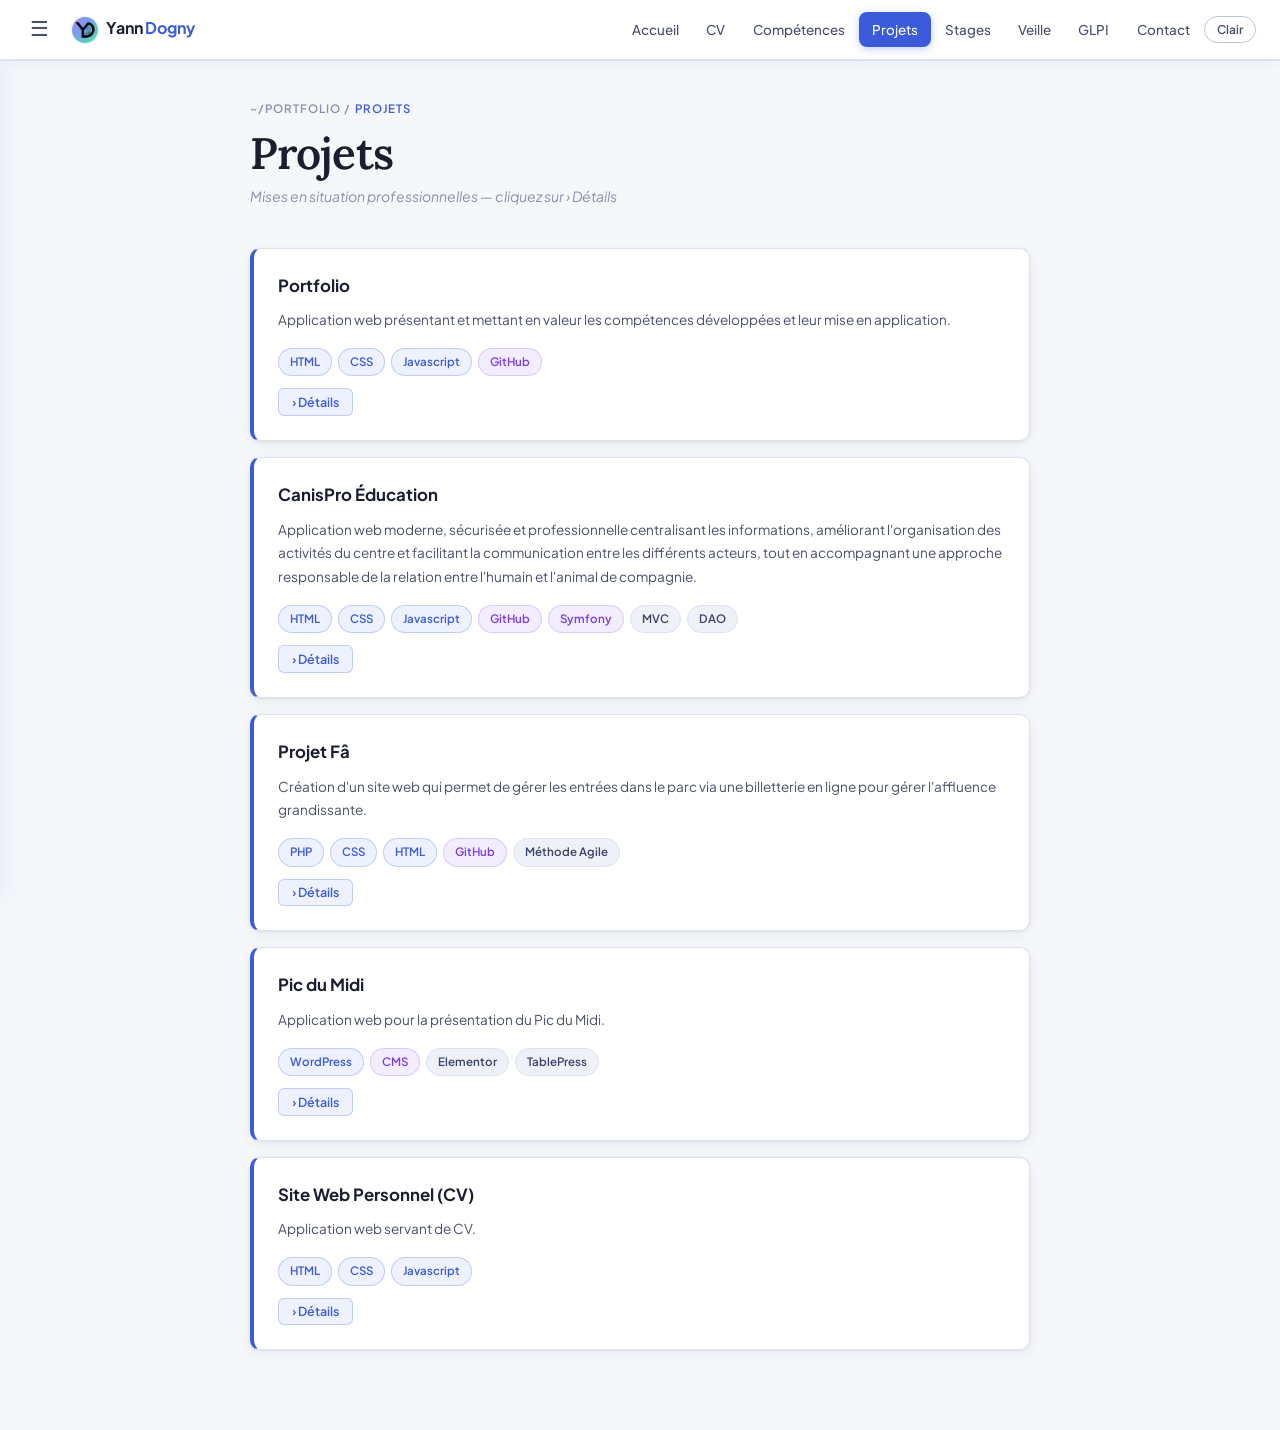
<file: pages/projets.html>
<!DOCTYPE html>
<html lang="fr">
<head>
  <meta charset="UTF-8"/>
  <link rel="icon" type="image/png" href="../image/Logo_YD.png"/>
  <meta name="viewport" content="width=device-width, initial-scale=1.0"/>
  <title>Projets</title>
  <link rel="stylesheet" href="../style.css"/>
  <style>
    /* Blocs de compétences dans les projets */
    .comp-blocks {
      display: flex;
      flex-direction: column;
      gap: 0.6rem;
      margin-top: 0.25rem;
    }
    .comp-bloc-group {
      border: 1px solid var(--border);
      border-radius: 8px;
      overflow: hidden;
    }
    .comp-bloc-header {
      display: flex;
      align-items: center;
      gap: 0.6rem;
      padding: 0.5rem 0.85rem;
      background: var(--bg3);
      border-bottom: 1px solid var(--border);
    }
    .comp-bloc-header .bloc-num {
      font-size: 0.65rem;
      font-weight: 700;
      letter-spacing: 0.1em;
      text-transform: uppercase;
      padding: 0.15rem 0.5rem;
      border-radius: 4px;
      white-space: nowrap;
    }
    .bloc-1 .bloc-num { background: #EBF0FB; color: #2D5DB5; }
    .bloc-2 .bloc-num { background: var(--accent-bg); color: var(--accent); }
    .bloc-3 .bloc-num { background: #FDF3E7; color: #A05C10; }
    .comp-bloc-header .bloc-title {
      font-size: 0.72rem;
      font-weight: 600;
      color: var(--ink3);
      text-transform: uppercase;
      letter-spacing: 0.07em;
    }
    .comp-bloc-items {
      padding: 0.6rem 0.85rem;
      display: flex;
      flex-direction: column;
      gap: 0.3rem;
    }
    .comp-item {
      display: flex;
      align-items: flex-start;
      gap: 0.6rem;
      font-size: 0.82rem;
      color: var(--ink2);
      line-height: 1.5;
    }
    .comp-item .comp-id {
      font-size: 0.7rem;
      font-weight: 600;
      white-space: nowrap;
      padding-top: 1px;
    }
    .bloc-1 .comp-id { color: #2D5DB5; }
    .bloc-2 .comp-id { color: var(--accent); }
    .bloc-3 .comp-id { color: #A05C10; }
  </style>
</head>
<body>

<!-- TOPBAR -->
<header class="topbar">
  <button class="sidebar-toggle" onclick="toggleSidebar()" aria-label="Menu">☰</button>
  <a href="../index.html" class="topbar-brand"><img src="../image/Logo_YD.png" alt="YD" style="height:28px;width:28px;border-radius:50%;object-fit:cover;margin-right:7px;vertical-align:middle;flex-shrink:0"/>Yann <span>Dogny</span></a>
    <ul class="topbar-nav">
    <li><a href="../index.html" class="">Accueil</a></li>
    <li><a href="cv.html" class="">CV</a></li>
    <li><a href="competences.html" class="">Compétences</a></li>
    <li><a href="projets.html" class="active">Projets</a></li>
    <li><a href="stages.html" class="">Stages</a></li>
    <li><a href="veille.html" class="">Veille</a></li>
    <li><a href="glpi.html" class="">GLPI</a></li>
    <li><a href="contact.html" class="">Contact</a></li>
  <button class="theme-toggle" onclick="toggleTheme()" id="topbar-theme-btn" aria-label="Changer le thème">
    <span class="toggle-label" id="topbar-theme-label">Clair</span>
  </button>
  </ul>
</header>

<!-- SIDEBAR OVERLAY -->
<div class="sidebar-overlay" id="overlay"></div>

<!-- SIDEBAR DRAWER -->
<nav class="sidebar" id="sidebar">
  <div style="display:flex;align-items:center;gap:9px;padding:0.75rem 0.75rem 0.65rem;border-bottom:1px solid var(--border);margin-bottom:0.5rem"><img src="../image/Logo_YD.png" alt="YD" style="height:34px;width:34px;border-radius:50%;object-fit:cover;flex-shrink:0"/><div><div style="font-size:0.875rem;font-weight:700;color:var(--ink);line-height:1.2">Yann Dogny</div><div style="font-size:0.68rem;color:var(--ink3)">BTS SIO SLAM</div></div></div>
    <div class="sidebar-section-label">Navigation</div>
  <a href="../index.html" class="nav-link">Accueil</a>
  <a href="cv.html" class="nav-link">CV</a>
  <a href="competences.html" class="nav-link">Compétences</a>
  <a href="projets.html" class="nav-link active">Projets</a>
  <a href="stages.html" class="nav-link">Stages</a>
  <a href="veille.html" class="nav-link">Veille</a>
  <a href="glpi.html" class="nav-link">GLPI</a>
  <a href="contact.html" class="nav-link">Contact</a>

  <div class="sidebar-divider"></div>
  <button class="sidebar-theme-toggle" onclick="toggleTheme()" id="sidebar-theme-btn" aria-label="Changer le thème">
    <span id="sidebar-theme-label">Mode sombre</span>
    <span class="tgl-track"><span class="tgl-thumb"></span></span>
  </button>

</nav>

<!-- MAIN -->
<main class="main">

  <div class="page-header">
    <div class="breadcrumb">~/portfolio / <span>projets</span></div>
    <h1>Projets</h1>
    <p class="sub">Mises en situation professionnelles — cliquez sur › Détails</p>
  </div>

  <!-- PORTFOLIO -->
  <div class="project-card">
    <h3>Portfolio</h3>
    <p>Application web présentant et mettant en valeur les compétences développées et leur mise en application.</p>
    <div class="tags">
      <span class="tag accent">HTML</span><span class="tag accent">CSS</span>
      <span class="tag accent">Javascript</span><span class="tag blue">GitHub</span>
    </div>
    <button class="expand-btn" onclick="toggleDetail('portfolio')">› Détails</button>
    <div class="detail-panel" id="dp-portfolio">
      <h4>Compétences mobilisées</h4>
      <div class="comp-blocks">
        <div class="comp-bloc-group bloc-1">
          <div class="comp-bloc-header">
            <span class="bloc-num">Bloc 1</span>
            <span class="bloc-title">Support et mise à disposition des services</span>
          </div>
          <div class="comp-bloc-items">
            <div class="comp-item"><span class="comp-id">1.3</span><span>Développement de la présence en ligne</span></div>
            <div class="comp-item"><span class="comp-id">1.4</span><span>Travail en mode projet</span></div>
            <div class="comp-item"><span class="comp-id">1.5</span><span>Mise à disposition d'un service aux utilisateurs</span></div>
            <div class="comp-item"><span class="comp-id">1.6</span><span>Organisation de son développement professionnel</span></div>
          </div>
        </div>
        <div class="comp-bloc-group bloc-2">
          <div class="comp-bloc-header">
            <span class="bloc-num">Bloc 2</span>
            <span class="bloc-title">Conception et développement d'applications</span>
          </div>
          <div class="comp-bloc-items">
            <div class="comp-item"><span class="comp-id">2.1</span><span>Conception et développement d'une solution applicative</span></div>
            <div class="comp-item"><span class="comp-id">2.2</span><span>Maintenance corrective ou évolutive</span></div>
          </div>
        </div>
      </div>
    </div>
  </div>

  <!-- CANISPRO -->
  <div class="project-card">
    <h3>CanisPro Éducation</h3>
    <p>Application web moderne, sécurisée et professionnelle centralisant les informations, améliorant l'organisation des activités du centre et facilitant la communication entre les différents acteurs, tout en accompagnant une approche responsable de la relation entre l'humain et l'animal de compagnie.</p>
    <div class="tags">
      <span class="tag accent">HTML</span><span class="tag accent">CSS</span>
      <span class="tag accent">Javascript</span><span class="tag blue">GitHub</span>
      <span class="tag blue">Symfony</span><span class="tag">MVC</span><span class="tag">DAO</span>
    </div>
    <button class="expand-btn" onclick="toggleDetail('canisPro')">› Détails</button>
    <div class="detail-panel" id="dp-canisPro">
      <h4>Compétences mobilisées</h4>
      <div class="comp-blocks">
        <div class="comp-bloc-group bloc-1">
          <div class="comp-bloc-header">
            <span class="bloc-num">Bloc 1</span>
            <span class="bloc-title">Support et mise à disposition des services</span>
          </div>
          <div class="comp-bloc-items">
            <div class="comp-item"><span class="comp-id">1.1</span><span>Gestion du patrimoine informatique</span></div>
            <div class="comp-item"><span class="comp-id">1.3</span><span>Développement de la présence en ligne</span></div>
            <div class="comp-item"><span class="comp-id">1.4</span><span>Travail en mode projet</span></div>
            <div class="comp-item"><span class="comp-id">1.5</span><span>Mise à disposition d'un service aux utilisateurs</span></div>
            <div class="comp-item"><span class="comp-id">1.6</span><span>Organisation de son développement professionnel</span></div>
          </div>
        </div>
        <div class="comp-bloc-group bloc-2">
          <div class="comp-bloc-header">
            <span class="bloc-num">Bloc 2</span>
            <span class="bloc-title">Conception et développement d'applications</span>
          </div>
          <div class="comp-bloc-items">
            <div class="comp-item"><span class="comp-id">2.1</span><span>Conception et développement d'une solution applicative</span></div>
            <div class="comp-item"><span class="comp-id">2.2</span><span>Maintenance corrective ou évolutive</span></div>
            <div class="comp-item"><span class="comp-id">2.3</span><span>Gestion des données</span></div>
          </div>
        </div>
        <div class="comp-bloc-group bloc-3">
          <div class="comp-bloc-header">
            <span class="bloc-num">Bloc 3</span>
            <span class="bloc-title">Cybersécurité des services informatiques</span>
          </div>
          <div class="comp-bloc-items">
            <div class="comp-item"><span class="comp-id">3.3</span><span>Sécurisation des équipements et des usages</span></div>
            <div class="comp-item"><span class="comp-id">3.5</span><span>Cybersécurisation d'une solution applicative</span></div>
          </div>
        </div>
      </div>
    </div>
  </div>

  <!-- PROJET FÂ -->
  <div class="project-card">
    <h3>Projet Fâ</h3>
    <p>Création d'un site web qui permet de gérer les entrées dans le parc via une billetterie en ligne pour gérer l'affluence grandissante.</p>
    <div class="tags">
      <span class="tag accent">PHP</span><span class="tag accent">CSS</span>
      <span class="tag accent">HTML</span><span class="tag blue">GitHub</span>
      <span class="tag">Méthode Agile</span>
    </div>
    <button class="expand-btn" onclick="toggleDetail('fa')">› Détails</button>
    <div class="detail-panel" id="dp-fa">
      <h4>Compétences mobilisées</h4>
      <div class="comp-blocks">
        <div class="comp-bloc-group bloc-1">
          <div class="comp-bloc-header">
            <span class="bloc-num">Bloc 1</span>
            <span class="bloc-title">Support et mise à disposition des services</span>
          </div>
          <div class="comp-bloc-items">
            <div class="comp-item"><span class="comp-id">1.3</span><span>Développement de la présence en ligne</span></div>
            <div class="comp-item"><span class="comp-id">1.4</span><span>Travail en mode projet — Agile / SCRUM</span></div>
          </div>
        </div>
        <div class="comp-bloc-group bloc-2">
          <div class="comp-bloc-header">
            <span class="bloc-num">Bloc 2</span>
            <span class="bloc-title">Conception et développement d'applications</span>
          </div>
          <div class="comp-bloc-items">
            <div class="comp-item"><span class="comp-id">2.1</span><span>Conception et développement d'une solution applicative</span></div>
            <div class="comp-item"><span class="comp-id">2.3</span><span>Gestion des données — modélisation et requêtes SQL</span></div>
          </div>
        </div>
      </div>
    </div>
  </div>

  <!-- PIC DU MIDI -->
  <div class="project-card">
    <h3>Pic du Midi</h3>
    <p>Application web pour la présentation du Pic du Midi.</p>
    <div class="tags">
      <span class="tag accent">WordPress</span><span class="tag blue">CMS</span>
      <span class="tag">Elementor</span><span class="tag">TablePress</span>
    </div>
    <button class="expand-btn" onclick="toggleDetail('pic')">› Détails</button>
    <div class="detail-panel" id="dp-pic">
      <h4>Compétences mobilisées</h4>
      <div class="comp-blocks">
        <div class="comp-bloc-group bloc-1">
          <div class="comp-bloc-header">
            <span class="bloc-num">Bloc 1</span>
            <span class="bloc-title">Support et mise à disposition des services</span>
          </div>
          <div class="comp-bloc-items">
            <div class="comp-item"><span class="comp-id">1.3</span><span>Développement de la présence en ligne</span></div>
            <div class="comp-item"><span class="comp-id">1.6</span><span>Organisation de son développement professionnel</span></div>
          </div>
        </div>
        <div class="comp-bloc-group bloc-2">
          <div class="comp-bloc-header">
            <span class="bloc-num">Bloc 2</span>
            <span class="bloc-title">Conception et développement d'applications</span>
          </div>
          <div class="comp-bloc-items">
            <div class="comp-item"><span class="comp-id">2.1</span><span>Conception et développement d'une solution applicative</span></div>
          </div>
        </div>
      </div>
    </div>
  </div>

  <!-- SITE WEB PERSONNEL -->
  <div class="project-card">
    <h3>Site Web Personnel (CV)</h3>
    <p>Application web servant de CV.</p>
    <div class="tags">
      <span class="tag accent">HTML</span><span class="tag accent">CSS</span>
      <span class="tag accent">Javascript</span>
    </div>
    <button class="expand-btn" onclick="toggleDetail('cv')">› Détails</button>
    <div class="detail-panel" id="dp-cv">
      <h4>Compétences mobilisées</h4>
      <div class="comp-blocks">
        <div class="comp-bloc-group bloc-1">
          <div class="comp-bloc-header">
            <span class="bloc-num">Bloc 1</span>
            <span class="bloc-title">Support et mise à disposition des services</span>
          </div>
          <div class="comp-bloc-items">
            <div class="comp-item"><span class="comp-id">1.3</span><span>Développement de la présence en ligne</span></div>
            <div class="comp-item"><span class="comp-id">1.6</span><span>Organisation de son développement professionnel</span></div>
          </div>
        </div>
        <div class="comp-bloc-group bloc-2">
          <div class="comp-bloc-header">
            <span class="bloc-num">Bloc 2</span>
            <span class="bloc-title">Conception et développement d'applications</span>
          </div>
          <div class="comp-bloc-items">
            <div class="comp-item"><span class="comp-id">2.1</span><span>Conception et développement d'une solution applicative</span></div>
          </div>
        </div>
      </div>
    </div>
  </div>

</main>

<div class="toast" id="toast"></div>
<script>
/* ── Theme ── */
(function(){
  const saved = localStorage.getItem('theme');
  if(saved === 'dark' || (!saved && window.matchMedia('(prefers-color-scheme: dark)').matches)){
    document.documentElement.setAttribute('data-theme','dark');
  }
})();

function syncThemeButtons(){
  const dark = document.documentElement.getAttribute('data-theme') === 'dark';
  const tl = document.getElementById('topbar-theme-label');
  const sl = document.getElementById('sidebar-theme-label');
  if(tl){ tl.textContent = dark ? 'Sombre' : 'Clair'; }
  if(sl){ sl.textContent = dark ? 'Mode clair' : 'Mode sombre'; }
}

function toggleTheme(){
  const dark = document.documentElement.getAttribute('data-theme') === 'dark';
  document.documentElement.setAttribute('data-theme', dark ? 'light' : 'dark');
  localStorage.setItem('theme', dark ? 'light' : 'dark');
  syncThemeButtons();
}

document.addEventListener('DOMContentLoaded', syncThemeButtons);

/* ── Sidebar ── */
function toggleSidebar(){
  document.getElementById('sidebar').classList.toggle('open');
  document.getElementById('overlay').classList.toggle('open');
}
document.getElementById('overlay').addEventListener('click',()=>{
  document.getElementById('sidebar').classList.remove('open');
  document.getElementById('overlay').classList.remove('open');
});

/* ── Toast / copy ── */
function showToast(msg){
  const t=document.getElementById('toast');
  t.textContent=msg; t.classList.add('show');
  setTimeout(()=>t.classList.remove('show'),2200);
}
function copyText(e,text){
  e.preventDefault(); e.stopPropagation();
  navigator.clipboard.writeText(text).then(()=>showToast('✓ Copié !'));
}
function toggleDetail(id){
  const el=document.getElementById('dp-'+id);
  const btn=el.previousElementSibling;
  el.classList.toggle('open');
  btn.innerHTML=el.classList.contains('open')?'✕ Fermer':'› Détails';
}
</script>
</body>
</html>
</file>
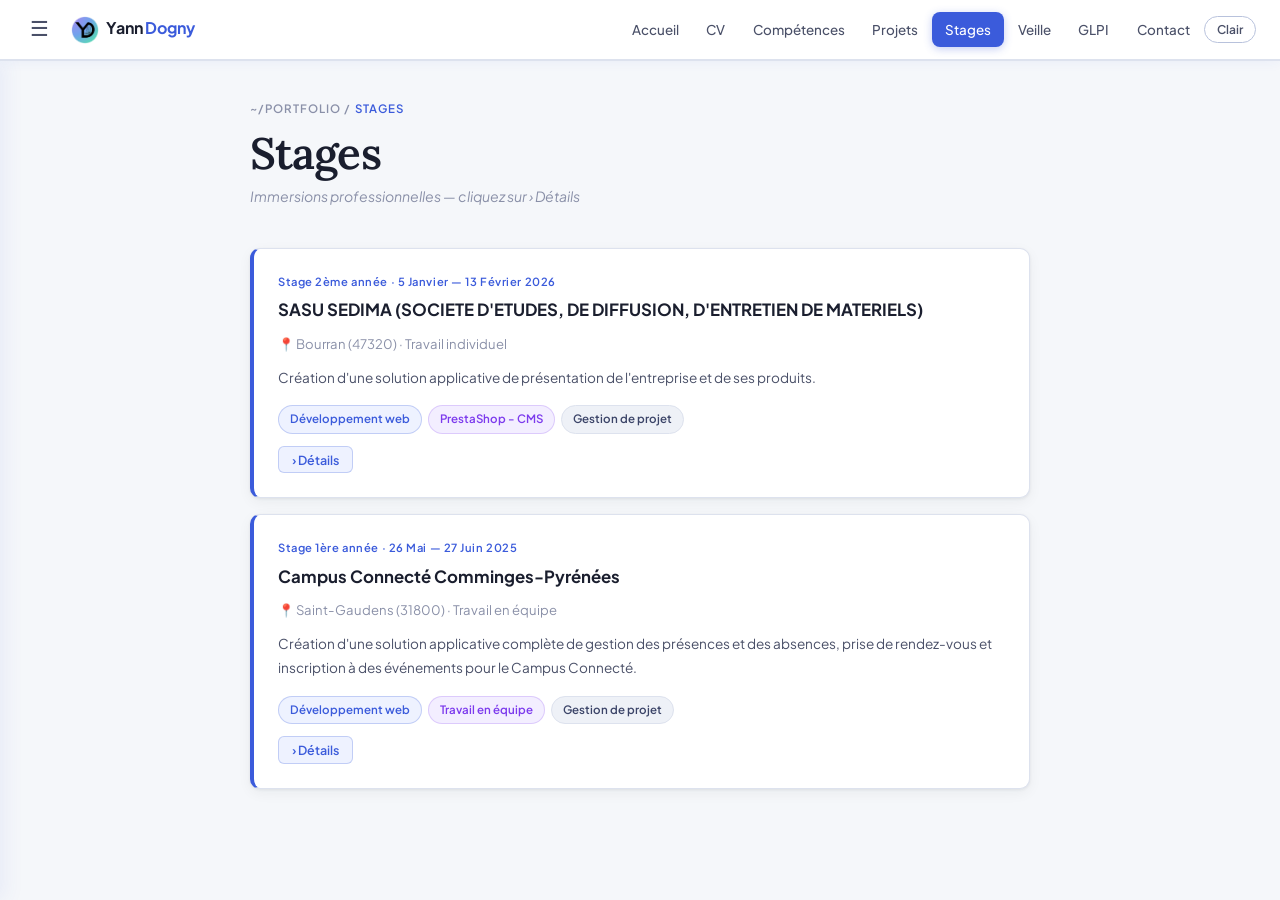
<file: pages/stages.html>
<!DOCTYPE html>
<html lang="fr">
<head>
  <meta charset="UTF-8"/>
  <link rel="icon" type="image/png" href="../image/Logo_YD.png"/>
  <meta name="viewport" content="width=device-width, initial-scale=1.0"/>
  <title>Stages</title>
  <link rel="stylesheet" href="../style.css"/>
  <style>
    /* Blocs de compétences dans les projets */
    .comp-blocks {
      display: flex;
      flex-direction: column;
      gap: 0.6rem;
      margin-top: 0.25rem;
    }
    .comp-bloc-group {
      border: 1px solid var(--border);
      border-radius: 8px;
      overflow: hidden;
    }
    .comp-bloc-header {
      display: flex;
      align-items: center;
      gap: 0.6rem;
      padding: 0.5rem 0.85rem;
      background: var(--bg3);
      border-bottom: 1px solid var(--border);
    }
    .comp-bloc-header .bloc-num {
      font-size: 0.65rem;
      font-weight: 700;
      letter-spacing: 0.1em;
      text-transform: uppercase;
      padding: 0.15rem 0.5rem;
      border-radius: 4px;
      white-space: nowrap;
    }
    .bloc-1 .bloc-num { background: #EBF0FB; color: #2D5DB5; }
    .bloc-2 .bloc-num { background: var(--accent-bg); color: var(--accent); }
    .bloc-3 .bloc-num { background: #FDF3E7; color: #A05C10; }
    .comp-bloc-header .bloc-title {
      font-size: 0.72rem;
      font-weight: 600;
      color: var(--ink3);
      text-transform: uppercase;
      letter-spacing: 0.07em;
    }
    .comp-bloc-items {
      padding: 0.6rem 0.85rem;
      display: flex;
      flex-direction: column;
      gap: 0.3rem;
    }
    .comp-item {
      display: flex;
      align-items: flex-start;
      gap: 0.6rem;
      font-size: 0.82rem;
      color: var(--ink2);
      line-height: 1.5;
    }
    .comp-item .comp-id {
      font-size: 0.7rem;
      font-weight: 600;
      white-space: nowrap;
      padding-top: 1px;
    }
    .bloc-1 .comp-id { color: #2D5DB5; }
    .bloc-2 .comp-id { color: var(--accent); }
    .bloc-3 .comp-id { color: #A05C10; }
  </style>
</head>
<body>

<!-- TOPBAR -->
<header class="topbar">
  <button class="sidebar-toggle" onclick="toggleSidebar()" aria-label="Menu">☰</button>
  <a href="../index.html" class="topbar-brand"><img src="../image/Logo_YD.png" alt="YD" style="height:28px;width:28px;border-radius:50%;object-fit:cover;margin-right:7px;vertical-align:middle;flex-shrink:0"/>Yann <span>Dogny</span></a>
    <ul class="topbar-nav">
    <li><a href="../index.html" class="">Accueil</a></li>
    <li><a href="cv.html" class="">CV</a></li>
    <li><a href="competences.html" class="">Compétences</a></li>
    <li><a href="projets.html" class="">Projets</a></li>
    <li><a href="stages.html" class="active">Stages</a></li>
    <li><a href="veille.html" class="">Veille</a></li>
    <li><a href="glpi.html" class="">GLPI</a></li>
    <li><a href="contact.html" class="">Contact</a></li>
  <button class="theme-toggle" onclick="toggleTheme()" id="topbar-theme-btn" aria-label="Changer le thème">
    <span class="toggle-label" id="topbar-theme-label">Clair</span>
  </button>
  </ul>
</header>

<!-- SIDEBAR OVERLAY -->
<div class="sidebar-overlay" id="overlay"></div>

<!-- SIDEBAR DRAWER -->
<nav class="sidebar" id="sidebar">
  <div style="display:flex;align-items:center;gap:9px;padding:0.75rem 0.75rem 0.65rem;border-bottom:1px solid var(--border);margin-bottom:0.5rem"><img src="../image/Logo_YD.png" alt="YD" style="height:34px;width:34px;border-radius:50%;object-fit:cover;flex-shrink:0"/><div><div style="font-size:0.875rem;font-weight:700;color:var(--ink);line-height:1.2">Yann Dogny</div><div style="font-size:0.68rem;color:var(--ink3)">BTS SIO SLAM</div></div></div>
    <div class="sidebar-section-label">Navigation</div>
  <a href="../index.html" class="nav-link">Accueil</a>
  <a href="cv.html" class="nav-link">CV</a>
  <a href="competences.html" class="nav-link">Compétences</a>
  <a href="projets.html" class="nav-link">Projets</a>
  <a href="stages.html" class="nav-link active">Stages</a>
  <a href="veille.html" class="nav-link">Veille</a>
  <a href="glpi.html" class="nav-link">GLPI</a>
  <a href="contact.html" class="nav-link">Contact</a>


  <div class="sidebar-divider"></div>
  <button class="sidebar-theme-toggle" onclick="toggleTheme()" id="sidebar-theme-btn" aria-label="Changer le thème">
    <span id="sidebar-theme-label">Mode sombre</span>
    <span class="tgl-track"><span class="tgl-thumb"></span></span>
  </button>

</nav>

<!-- MAIN -->
<main class="main">

  <div class="page-header">
    <div class="breadcrumb">~/portfolio / <span>stages</span></div>
    <h1>Stages</h1>
    <p class="sub">Immersions professionnelles — cliquez sur › Détails</p>
  </div>

  <div class="project-card">
    <div class="pc-meta">Stage 2ème année · 5 Janvier — 13 Février 2026</div>
    <h3>SASU SEDIMA (SOCIETE D'ETUDES, DE DIFFUSION, D'ENTRETIEN DE MATERIELS)</h3>
    <div style="font-size:0.82rem;color:var(--ink3);margin-bottom:0.75rem">📍 Bourran (47320) · Travail individuel</div>
    <p>Création d'une solution applicative de présentation de l'entreprise et de ses produits.</p>
    <div class="tags">
      <span class="tag accent">Développement web</span>
      <span class="tag blue">PrestaShop - CMS</span>
      <span class="tag">Gestion de projet</span>
    </div>
    <button class="expand-btn" onclick="toggleDetail('sedima')">› Détails</button>
    <div class="detail-panel" id="dp-sedima">
      <h4>Missions réalisées</h4>
      <ul>
        <li>Création d'une application web via PrestaShop.</li>
        <li>Remplissage de l'application avec les contenus de l'entreprise et de ses produits.</li>
      </ul>
      <h4 style="margin-top:0.85rem">Compétences mobilisées</h4>
      <div class="comp-blocks">
        <div class="comp-bloc-group bloc-1">
          <div class="comp-bloc-header">
            <span class="bloc-num">Bloc 1</span>
            <span class="bloc-title">Support et mise à disposition des services</span>
          </div>
          <div class="comp-bloc-items">
            <div class="comp-item"><span class="comp-id">1.1</span><span>Gestion du patrimoine informatique</span></div>
            <div class="comp-item"><span class="comp-id">1.3</span><span>Développement de la présence en ligne de l’organisation</span></div>
            <div class="comp-item"><span class="comp-id">1.4</span><span>Travail en mode projet</span></div>
          </div>
        </div>
        <div class="comp-bloc-group bloc-2">
          <div class="comp-bloc-header">
            <span class="bloc-num">Bloc 2</span>
            <span class="bloc-title">Conception et développement d'applications</span>
          </div>
          <div class="comp-bloc-items">
            <div class="comp-item"><span class="comp-id">2.1</span><span>Conception et développement d'une solution applicative</span></div>
          </div>
        </div>
        <div class="comp-bloc-group bloc-3">
          <div class="comp-bloc-header">
            <span class="bloc-num">Bloc 3</span>
            <span class="bloc-title">Cybersécurité des services informatiques</span>
          </div>
          <div class="comp-bloc-items">
            <div class="comp-item"><span class="comp-id">3.1</span><span>Protection des données à caractère personnel</span></div>
            <div class="comp-item"><span class="comp-id">3.3</span><span>Sécurisation des équipements et des usages</span></div>
          </div>
        </div>
      </div>
    </div>
  </div>

  <div class="project-card">
    <div class="pc-meta">Stage 1ère année · 26 Mai — 27 Juin 2025</div>
    <h3>Campus Connecté Comminges-Pyrénées</h3>
    <div style="font-size:0.82rem;color:var(--ink3);margin-bottom:0.75rem">📍 Saint-Gaudens (31800) · Travail en équipe</div>
    <p>Création d'une solution applicative complète de gestion des présences et des absences, prise de rendez-vous et inscription à des événements pour le Campus Connecté.</p>
    <div class="tags">
      <span class="tag accent">Développement web</span>
      <span class="tag blue">Travail en équipe</span>
      <span class="tag">Gestion de projet</span>
    </div>
    <button class="expand-btn" onclick="toggleDetail('campus')">› Détails</button>
    <div class="detail-panel" id="dp-campus">
      <h4>Missions réalisées</h4>
      <ul>
        <li>Création d'une application de gestion des étudiants - Interface administration.</li>
        <li>Création d'une application de prise de rendez-vous, d'inscription à des ateliers - Interface étudiant.</li>
        <li>Développement des fonctionnalités d'inscription à des événements, de prise de rendez-vous, de création d'étudiants, ...</li>
        <li>Travail en équipe sur un même code source.</li>
      </ul>
      <h4 style="margin-top:0.85rem">Compétences mobilisées</h4>
      <div class="comp-blocks">
        <div class="comp-bloc-group bloc-1">
          <div class="comp-bloc-header">
            <span class="bloc-num">Bloc 1</span>
            <span class="bloc-title">Support et mise à disposition des services</span>
          </div>
          <div class="comp-bloc-items">
            <div class="comp-item"><span class="comp-id">1.1</span><span>Gestion du patrimoine informatique</span></div>
            <div class="comp-item"><span class="comp-id">1.4</span><span>Travail en mode projet</span></div>
            <div class="comp-item"><span class="comp-id">1.5</span><span>Mise à disposition d'un service aux utilisateurs</span></div>
          </div>
        </div>
        <div class="comp-bloc-group bloc-2">
          <div class="comp-bloc-header">
            <span class="bloc-num">Bloc 2</span>
            <span class="bloc-title">Conception et développement d'applications</span>
          </div>
          <div class="comp-bloc-items">
            <div class="comp-item"><span class="comp-id">2.1</span><span>Conception et développement d'une solution applicative</span></div>
            <div class="comp-item"><span class="comp-id">2.2</span><span>Maintenance corrective ou évolutive</span></div>
            <div class="comp-item"><span class="comp-id">2.3</span><span>Gestion des données</span></div>
          </div>
        </div>
        <div class="comp-bloc-group bloc-3">
          <div class="comp-bloc-header">
            <span class="bloc-num">Bloc 3</span>
            <span class="bloc-title">Cybersécurité des services informatiques</span>
          </div>
          <div class="comp-bloc-items">
            <div class="comp-item"><span class="comp-id">3.3</span><span>Sécurisation des équipements et des usages</span></div>
            <div class="comp-item"><span class="comp-id">3.5</span><span>Cybersécurisation d'une solution applicative</span></div>
          </div>
        </div>
      </div>
    </div>
  </div>

</main>

<div class="toast" id="toast"></div>
<script>
/* ── Theme ── */
(function(){
  const saved = localStorage.getItem('theme');
  if(saved === 'dark' || (!saved && window.matchMedia('(prefers-color-scheme: dark)').matches)){
    document.documentElement.setAttribute('data-theme','dark');
  }
})();

function syncThemeButtons(){
  const dark = document.documentElement.getAttribute('data-theme') === 'dark';
  const tl = document.getElementById('topbar-theme-label');
  const sl = document.getElementById('sidebar-theme-label');
  if(tl){ tl.textContent = dark ? 'Sombre' : 'Clair'; }
  if(sl){ sl.textContent = dark ? 'Mode clair' : 'Mode sombre'; }
}

function toggleTheme(){
  const dark = document.documentElement.getAttribute('data-theme') === 'dark';
  document.documentElement.setAttribute('data-theme', dark ? 'light' : 'dark');
  localStorage.setItem('theme', dark ? 'light' : 'dark');
  syncThemeButtons();
}

document.addEventListener('DOMContentLoaded', syncThemeButtons);

/* ── Sidebar ── */
function toggleSidebar(){
  document.getElementById('sidebar').classList.toggle('open');
  document.getElementById('overlay').classList.toggle('open');
}
document.getElementById('overlay').addEventListener('click',()=>{
  document.getElementById('sidebar').classList.remove('open');
  document.getElementById('overlay').classList.remove('open');
});

/* ── Toast / copy ── */
function showToast(msg){
  const t=document.getElementById('toast');
  t.textContent=msg; t.classList.add('show');
  setTimeout(()=>t.classList.remove('show'),2200);
}
function copyText(e,text){
  e.preventDefault(); e.stopPropagation();
  navigator.clipboard.writeText(text).then(()=>showToast('✓ Copié !'));
}
function toggleDetail(id){
  const el=document.getElementById('dp-'+id);
  const btn=el.previousElementSibling;
  el.classList.toggle('open');
  btn.innerHTML=el.classList.contains('open')?'✕ Fermer':'› Détails';
}
</script>
</body>
</html>
</file>
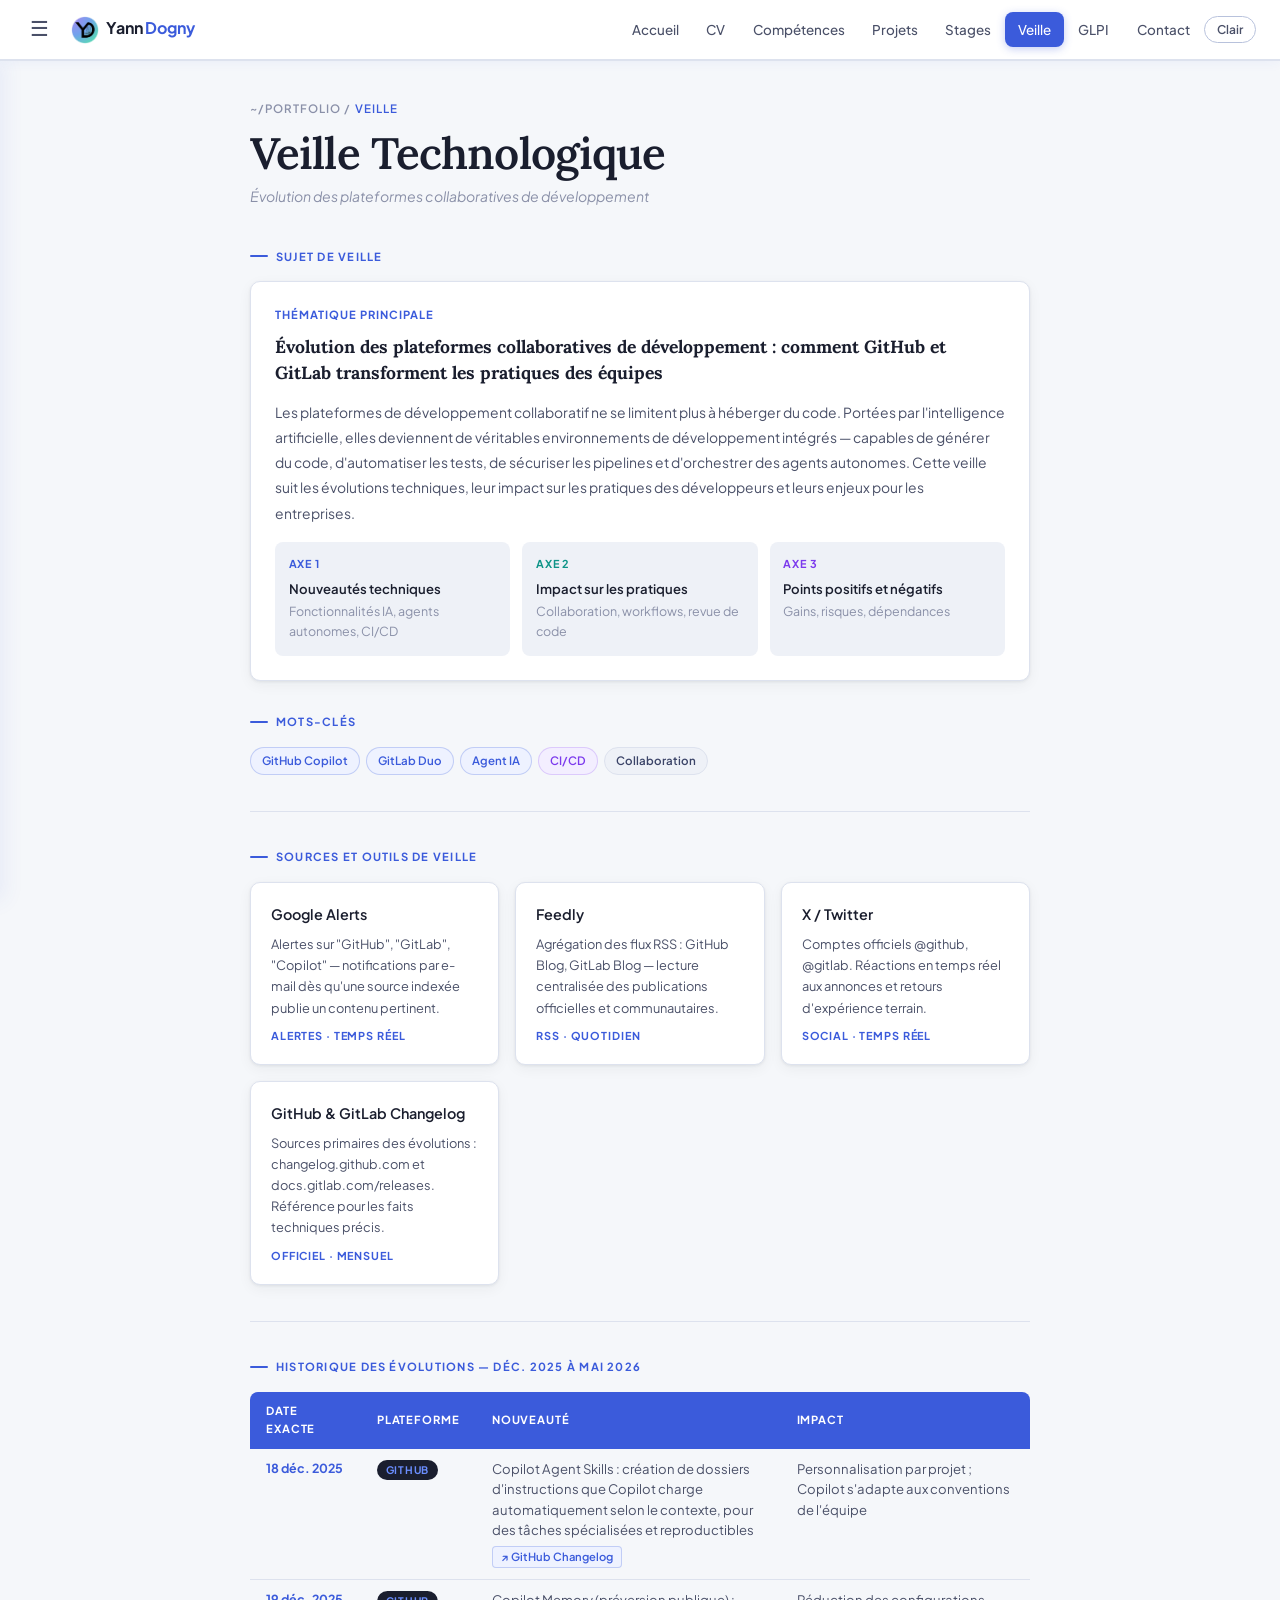
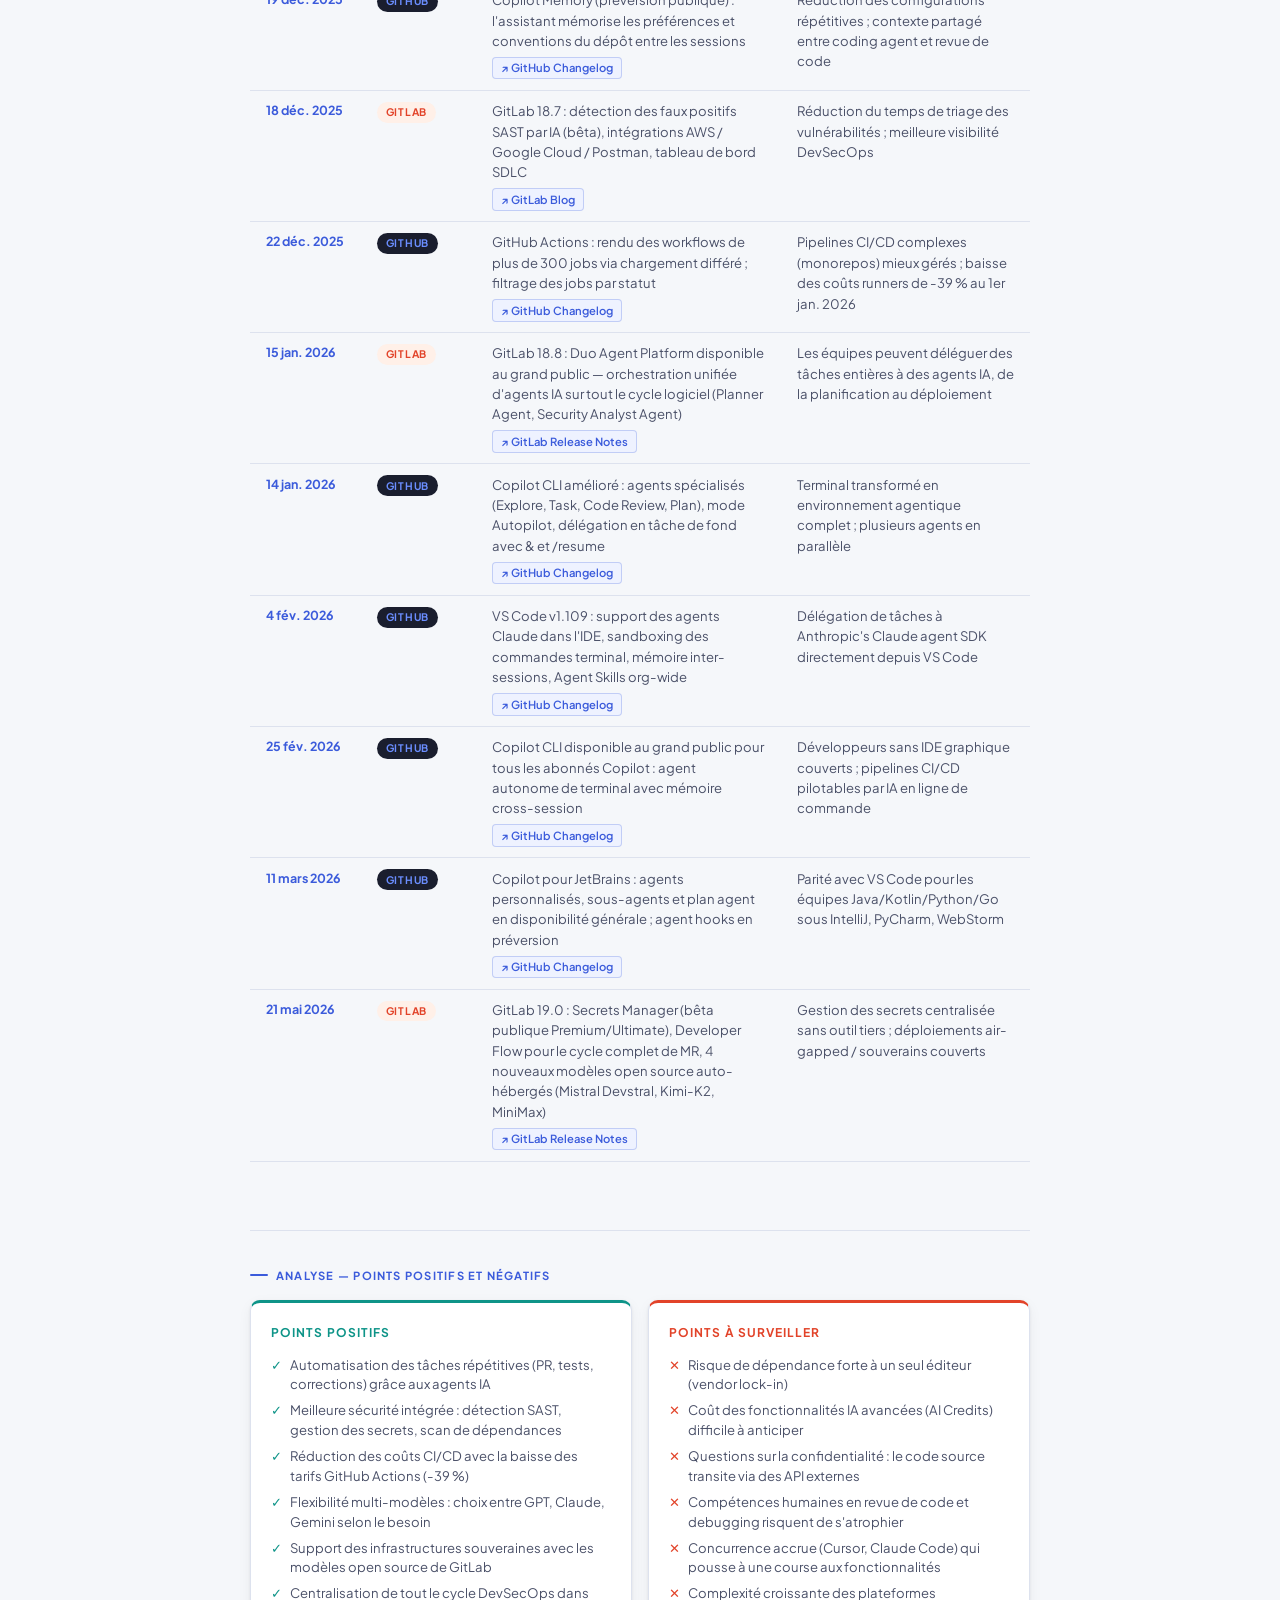
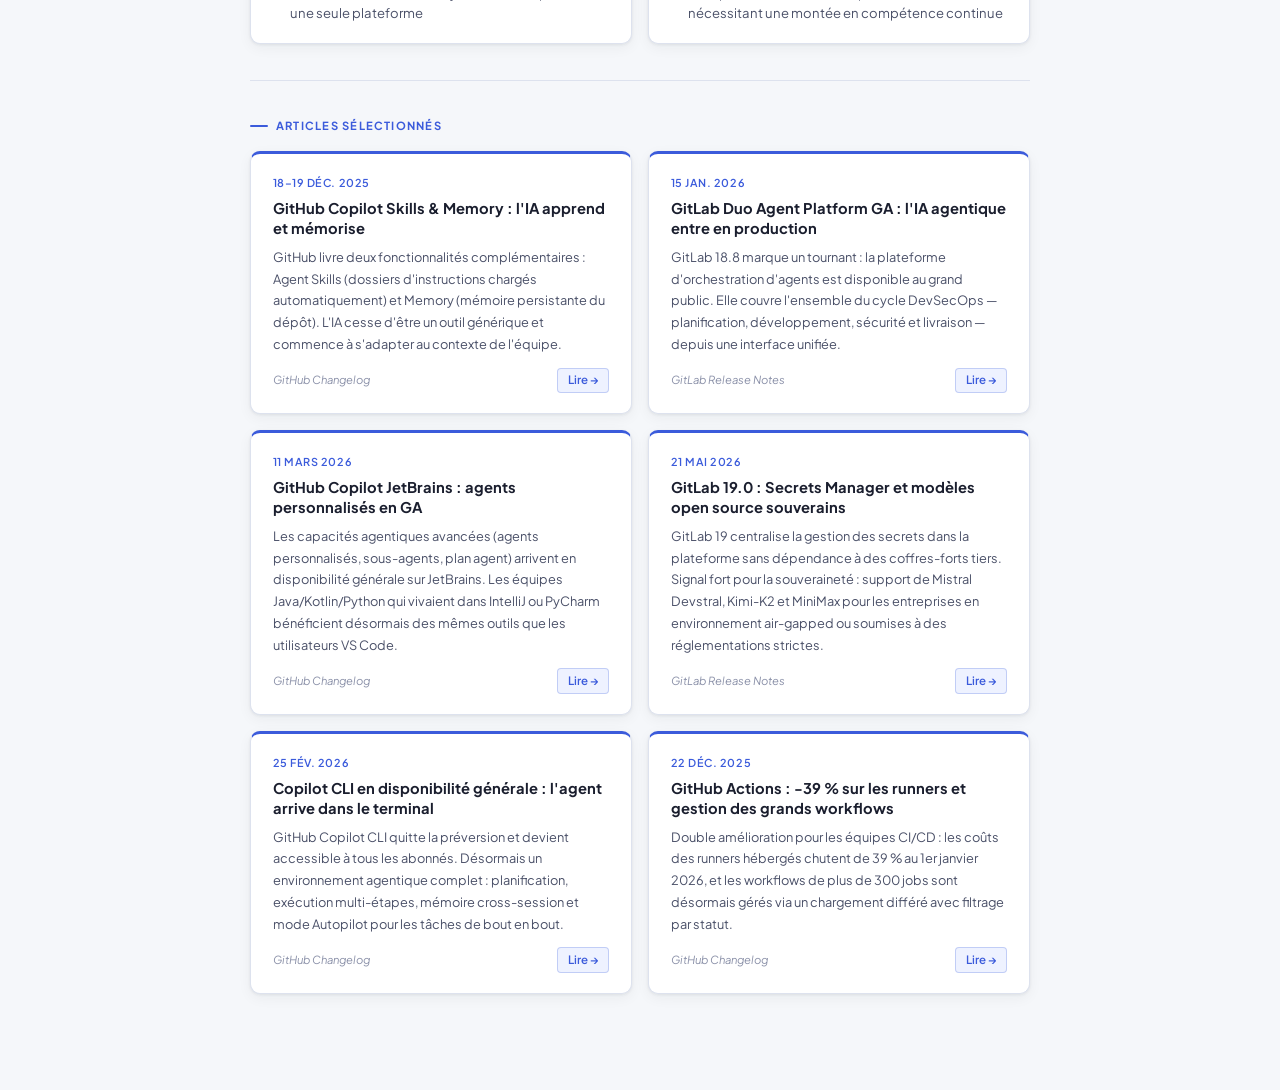
<file: pages/veille.html>
<!DOCTYPE html>
<html lang="fr">
<head>
  <meta charset="UTF-8"/>
  <link rel="icon" type="image/png" href="../image/Logo_YD.png"/>
  <meta name="viewport" content="width=device-width, initial-scale=1.0"/>
  <title>Veille — Yann Dogny</title>
  <link rel="stylesheet" href="../style.css"/>
  <style>
    /* ── Tableau historique ── */
    .histo-table { width:100%; border-collapse:collapse; font-size:0.82rem; margin-bottom:2rem; }
    .histo-table thead th {
      background:var(--accent); color:#fff;
      padding:0.65rem 1rem; text-align:left;
      font-size:0.7rem; font-weight:700;
      text-transform:uppercase; letter-spacing:0.08em;
    }
    .histo-table thead th:first-child { border-radius:8px 0 0 0; }
    .histo-table thead th:last-child  { border-radius:0 8px 0 0; }
    .histo-table tbody tr { border-bottom:1px solid var(--border); transition:background 0.12s; }
    .histo-table tbody tr:hover { background:var(--accent-bg); }
    .histo-table tbody td { padding:0.65rem 1rem; color:var(--ink2); vertical-align:top; line-height:1.55; }
    .histo-table tbody td:first-child { color:var(--accent); font-weight:700; white-space:nowrap; font-size:0.78rem; }
    .histo-table tbody td:nth-child(2) { font-weight:600; color:var(--ink); }
    .histo-table a.src-link {
      display:inline-flex; align-items:center; gap:0.25rem;
      font-size:0.7rem; color:var(--accent); font-weight:600;
      text-decoration:none; margin-top:0.35rem;
      border:1px solid rgba(59,91,219,0.25); border-radius:4px;
      padding:0.1rem 0.5rem; background:var(--accent-bg);
      transition:background 0.15s;
    }
    .histo-table a.src-link:hover { background:var(--accent); color:#fff; }
    .platform-badge {
      display:inline-block; font-size:0.65rem; font-weight:700;
      text-transform:uppercase; letter-spacing:0.07em;
      padding:0.15rem 0.55rem; border-radius:100px; margin-bottom:0.25rem;
    }
    .badge-gh { background:#1a1e2e; color:#6B8EFF; }
    .badge-gl { background:#FFF0E8; color:#E24329; }
    [data-theme="dark"] .badge-gh { background:rgba(107,142,255,0.15); }
    [data-theme="dark"] .badge-gl { background:rgba(226,67,41,0.15); }

    /* ── Articles ── */
    .article-grid { display:grid; grid-template-columns:repeat(auto-fit,minmax(260px,1fr)); gap:1rem; margin-bottom:2rem; }
    .article-card {
      background:var(--bg2); border:1px solid var(--border);
      border-radius:var(--radius); padding:1.25rem 1.35rem;
      box-shadow:var(--shadow); display:flex; flex-direction:column; gap:0.5rem;
      border-top:3px solid var(--accent);
      transition:transform 0.15s, box-shadow 0.15s;
    }
    .article-card:hover { transform:translateY(-2px); box-shadow:var(--shadow-md); }
    .article-card .art-date { font-size:0.68rem; font-weight:600; color:var(--accent); letter-spacing:0.05em; text-transform:uppercase; }
    .article-card h4 { font-size:0.92rem; font-weight:700; color:var(--ink); line-height:1.35; }
    .article-card p  { font-size:0.8rem; color:var(--ink2); line-height:1.7; flex:1; }
    .article-card .art-footer { display:flex; align-items:center; justify-content:space-between; gap:0.5rem; flex-wrap:wrap; margin-top:0.25rem; }
    .article-card .art-source { font-size:0.7rem; color:var(--ink3); font-style:italic; }
    .article-card a.art-link {
      font-size:0.72rem; font-weight:600; color:var(--accent);
      text-decoration:none; border:1px solid rgba(59,91,219,0.25);
      border-radius:4px; padding:0.15rem 0.6rem; background:var(--accent-bg);
      transition:background 0.15s; white-space:nowrap;
    }
    .article-card a.art-link:hover { background:var(--accent); color:#fff; }

    /* ── Analyse ── */
    .analysis-grid { display:grid; grid-template-columns:1fr 1fr; gap:1rem; margin-bottom:2rem; }
    .analysis-box { background:var(--bg2); border:1px solid var(--border); border-radius:var(--radius); padding:1.25rem; box-shadow:var(--shadow); }
    .analysis-box.plus  { border-top:3px solid var(--teal); }
    .analysis-box.minus { border-top:3px solid #E24329; }
    .analysis-box h4 { font-size:0.75rem; font-weight:700; text-transform:uppercase; letter-spacing:0.09em; margin-bottom:0.75rem; }
    .analysis-box.plus  h4 { color:var(--teal); }
    .analysis-box.minus h4 { color:#E24329; }
    .analysis-box ul { list-style:none; padding:0; display:flex; flex-direction:column; gap:0.4rem; }
    .analysis-box ul li { font-size:0.82rem; color:var(--ink2); display:flex; gap:0.5rem; line-height:1.5; }
    .analysis-box.plus  ul li::before { content:'✓'; color:var(--teal); font-weight:700; flex-shrink:0; }
    .analysis-box.minus ul li::before { content:'✕'; color:#E24329; font-weight:700; flex-shrink:0; }

    @media(max-width:600px){
      .analysis-grid { grid-template-columns:1fr; }
      .histo-table td:nth-child(4) { display:none; }
      .histo-table th:nth-child(4) { display:none; }
    }
  </style>
</head>
<body>

<!-- TOPBAR -->
<header class="topbar">
  <button class="sidebar-toggle" onclick="toggleSidebar()" aria-label="Menu">☰</button>
  <a href="../index.html" class="topbar-brand"><img src="../image/Logo_YD.png" alt="YD" style="height:28px;width:28px;border-radius:50%;object-fit:cover;margin-right:7px;vertical-align:middle;flex-shrink:0"/>Yann <span>Dogny</span></a>
  <ul class="topbar-nav">
    <li><a href="../index.html" class="">Accueil</a></li>
    <li><a href="cv.html" class="">CV</a></li>
    <li><a href="competences.html" class="">Compétences</a></li>
    <li><a href="projets.html" class="">Projets</a></li>
    <li><a href="stages.html" class="">Stages</a></li>
    <li><a href="veille.html" class="active">Veille</a></li>
    <li><a href="glpi.html" class="">GLPI</a></li>
    <li><a href="contact.html" class="">Contact</a></li>
  <button class="theme-toggle" onclick="toggleTheme()" id="topbar-theme-btn" aria-label="Changer le thème">
    <span class="toggle-label" id="topbar-theme-label">Clair</span>
  </button>
  </ul>
</header>

<div class="sidebar-overlay" id="overlay"></div>
<nav class="sidebar" id="sidebar">
  <div style="display:flex;align-items:center;gap:9px;padding:0.75rem 0.75rem 0.65rem;border-bottom:1px solid var(--border);margin-bottom:0.5rem"><img src="../image/Logo_YD.png" alt="YD" style="height:34px;width:34px;border-radius:50%;object-fit:cover;flex-shrink:0"/><div><div style="font-size:0.875rem;font-weight:700;color:var(--ink);line-height:1.2">Yann Dogny</div><div style="font-size:0.68rem;color:var(--ink3)">BTS SIO SLAM</div></div></div>
  <div class="sidebar-section-label">Navigation</div>
  <a href="../index.html" class="nav-link">Accueil</a>
  <a href="cv.html" class="nav-link">CV</a>
  <a href="competences.html" class="nav-link">Compétences</a>
  <a href="projets.html" class="nav-link">Projets</a>
  <a href="stages.html" class="nav-link">Stages</a>
  <a href="veille.html" class="nav-link active">Veille</a>
  <a href="glpi.html" class="nav-link">GLPI</a>
  <a href="contact.html" class="nav-link">Contact</a>
  <div class="sidebar-divider"></div>
  <button class="sidebar-theme-toggle" onclick="toggleTheme()" id="sidebar-theme-btn" aria-label="Changer le thème">
    <span id="sidebar-theme-label">Mode sombre</span>
    <span class="tgl-track"><span class="tgl-thumb"></span></span>
  </button>
</nav>

<main class="main">

  <div class="page-header">
    <div class="breadcrumb">~/portfolio / <span>veille</span></div>
    <h1>Veille Technologique</h1>
    <p class="sub">Évolution des plateformes collaboratives de développement</p>
  </div>

  <!-- SUJET -->
  <div class="section-label">Sujet de veille</div>
  <div class="card" style="margin-bottom:2rem">
    <div style="font-size:0.7rem;font-weight:700;text-transform:uppercase;letter-spacing:0.09em;color:var(--accent);margin-bottom:0.6rem">Thématique principale</div>
    <h3 style="font-family:var(--serif);font-size:1.1rem;color:var(--ink);line-height:1.5;margin-bottom:0.85rem">
      Évolution des plateformes collaboratives de développement : comment GitHub et GitLab transforment les pratiques des équipes
    </h3>
    <p style="font-size:0.87rem;color:var(--ink2);line-height:1.8;margin-bottom:1rem">
      Les plateformes de développement collaboratif ne se limitent plus à héberger du code. Portées par l'intelligence artificielle, elles deviennent de véritables environnements de développement intégrés — capables de générer du code, d'automatiser les tests, de sécuriser les pipelines et d'orchestrer des agents autonomes. Cette veille suit les évolutions techniques, leur impact sur les pratiques des développeurs et leurs enjeux pour les entreprises.
    </p>
    <div style="display:grid;grid-template-columns:repeat(3,1fr);gap:0.75rem;font-size:0.82rem">
      <div style="background:var(--bg3);border-radius:8px;padding:0.85rem">
        <div style="font-size:0.68rem;font-weight:700;text-transform:uppercase;letter-spacing:0.08em;color:var(--accent);margin-bottom:0.35rem">Axe 1</div>
        <div style="color:var(--ink);font-weight:600">Nouveautés techniques</div>
        <div style="color:var(--ink3);font-size:0.78rem;margin-top:0.2rem">Fonctionnalités IA, agents autonomes, CI/CD</div>
      </div>
      <div style="background:var(--bg3);border-radius:8px;padding:0.85rem">
        <div style="font-size:0.68rem;font-weight:700;text-transform:uppercase;letter-spacing:0.08em;color:var(--teal);margin-bottom:0.35rem">Axe 2</div>
        <div style="color:var(--ink);font-weight:600">Impact sur les pratiques</div>
        <div style="color:var(--ink3);font-size:0.78rem;margin-top:0.2rem">Collaboration, workflows, revue de code</div>
      </div>
      <div style="background:var(--bg3);border-radius:8px;padding:0.85rem">
        <div style="font-size:0.68rem;font-weight:700;text-transform:uppercase;letter-spacing:0.08em;color:var(--purple);margin-bottom:0.35rem">Axe 3</div>
        <div style="color:var(--ink);font-weight:600">Points positifs et négatifs</div>
        <div style="color:var(--ink3);font-size:0.78rem;margin-top:0.2rem">Gains, risques, dépendances</div>
      </div>
    </div>
  </div>

  <!-- MOTS-CLÉS -->
  <div class="section-label">Mots-clés</div>
  <div class="tags" style="margin-bottom:2rem">
    <span class="tag accent">GitHub Copilot</span>
    <span class="tag accent">GitLab Duo</span>
    <span class="tag accent">Agent IA</span>
    <span class="tag blue">CI/CD</span>
    <span class="tag">Collaboration</span>
  </div>

  <hr class="soft"/>

  <!-- SOURCES -->
  <div class="section-label">Sources et outils de veille</div>
  <div class="source-grid" style="margin-bottom:2rem">
    <div class="source-card">
      <h4>Google Alerts</h4>
      <p>Alertes sur "GitHub", "GitLab", "Copilot" — notifications par e-mail dès qu'une source indexée publie un contenu pertinent.</p>
      <span class="src-type">Alertes · Temps réel</span>
    </div>
    <div class="source-card">
      <h4>Feedly</h4>
      <p>Agrégation des flux RSS : GitHub Blog, GitLab Blog — lecture centralisée des publications officielles et communautaires.</p>
      <span class="src-type">RSS · Quotidien</span>
    </div>
    <div class="source-card">
      <h4>X / Twitter</h4>
      <p>Comptes officiels @github, @gitlab. Réactions en temps réel aux annonces et retours d'expérience terrain.</p>
      <span class="src-type">Social · Temps réel</span>
    </div>
    <div class="source-card">
      <h4>GitHub &amp; GitLab Changelog</h4>
      <p>Sources primaires des évolutions : changelog.github.com et docs.gitlab.com/releases. Référence pour les faits techniques précis.</p>
      <span class="src-type">Officiel · Mensuel</span>
    </div>
  </div>

  <hr class="soft"/>

  <!-- TABLEAU HISTORIQUE -->
  <div class="section-label">Historique des évolutions — déc. 2025 à mai 2026</div>

  <div style="overflow-x:auto;margin-bottom:2rem">
    <table class="histo-table">
      <thead>
        <tr>
          <th>Date exacte</th>
          <th>Plateforme</th>
          <th>Nouveauté</th>
          <th>Impact</th>
        </tr>
      </thead>
      <tbody>
        <tr>
          <td>18 déc. 2025</td>
          <td><span class="platform-badge badge-gh">GitHub</span></td>
          <td>
            Copilot Agent Skills : création de dossiers d'instructions que Copilot charge automatiquement selon le contexte, pour des tâches spécialisées et reproductibles
            <br><a class="src-link" href="https://github.blog/changelog/2025-12-18-github-copilot-now-supports-agent-skills/" target="_blank">↗ GitHub Changelog</a>
          </td>
          <td>Personnalisation par projet ; Copilot s'adapte aux conventions de l'équipe</td>
        </tr>
        <tr>
          <td>19 déc. 2025</td>
          <td><span class="platform-badge badge-gh">GitHub</span></td>
          <td>
            Copilot Memory (préversion publique) : l'assistant mémorise les préférences et conventions du dépôt entre les sessions
            <br><a class="src-link" href="https://github.blog/changelog/2025-12-19-copilot-memory-early-access-for-pro-and-pro/" target="_blank">↗ GitHub Changelog</a>
          </td>
          <td>Réduction des configurations répétitives ; contexte partagé entre coding agent et revue de code</td>
        </tr>
        <tr>
          <td>18 déc. 2025</td>
          <td><span class="platform-badge badge-gl">GitLab</span></td>
          <td>
            GitLab 18.7 : détection des faux positifs SAST par IA (bêta), intégrations AWS / Google Cloud / Postman, tableau de bord SDLC
            <br><a class="src-link" href="https://about.gitlab.com/blog/gitlab-18-7-advancing-ai-automation/" target="_blank">↗ GitLab Blog</a>
          </td>
          <td>Réduction du temps de triage des vulnérabilités ; meilleure visibilité DevSecOps</td>
        </tr>
        <tr>
          <td>22 déc. 2025</td>
          <td><span class="platform-badge badge-gh">GitHub</span></td>
          <td>
            GitHub Actions : rendu des workflows de plus de 300 jobs via chargement différé ; filtrage des jobs par statut
            <br><a class="src-link" href="https://github.blog/changelog/2025-12-22-improved-performance-for-github-actions-workflows-page/" target="_blank">↗ GitHub Changelog</a>
          </td>
          <td>Pipelines CI/CD complexes (monorepos) mieux gérés ; baisse des coûts runners de -39 % au 1er jan. 2026</td>
        </tr>
        <tr>
          <td>15 jan. 2026</td>
          <td><span class="platform-badge badge-gl">GitLab</span></td>
          <td>
            GitLab 18.8 : Duo Agent Platform disponible au grand public — orchestration unifiée d'agents IA sur tout le cycle logiciel (Planner Agent, Security Analyst Agent)
            <br><a class="src-link" href="https://docs.gitlab.com/releases/18/gitlab-18-8-released/" target="_blank">↗ GitLab Release Notes</a>
          </td>
          <td>Les équipes peuvent déléguer des tâches entières à des agents IA, de la planification au déploiement</td>
        </tr>
        <tr>
          <td>14 jan. 2026</td>
          <td><span class="platform-badge badge-gh">GitHub</span></td>
          <td>
            Copilot CLI amélioré : agents spécialisés (Explore, Task, Code Review, Plan), mode Autopilot, délégation en tâche de fond avec &amp; et /resume
            <br><a class="src-link" href="https://github.blog/changelog/2026-01-14-github-copilot-cli-enhanced-agents-context-management-and-new-ways-to-install/" target="_blank">↗ GitHub Changelog</a>
          </td>
          <td>Terminal transformé en environnement agentique complet ; plusieurs agents en parallèle</td>
        </tr>
        <tr>
          <td>4 fév. 2026</td>
          <td><span class="platform-badge badge-gh">GitHub</span></td>
          <td>
            VS Code v1.109 : support des agents Claude dans l'IDE, sandboxing des commandes terminal, mémoire inter-sessions, Agent Skills org-wide
            <br><a class="src-link" href="https://github.blog/changelog/2026-02-04-github-copilot-in-visual-studio-code-v1-109-january-release/" target="_blank">↗ GitHub Changelog</a>
          </td>
          <td>Délégation de tâches à Anthropic's Claude agent SDK directement depuis VS Code</td>
        </tr>
        <tr>
          <td>25 fév. 2026</td>
          <td><span class="platform-badge badge-gh">GitHub</span></td>
          <td>
            Copilot CLI disponible au grand public pour tous les abonnés Copilot : agent autonome de terminal avec mémoire cross-session
            <br><a class="src-link" href="https://github.blog/changelog/2026-02-25-github-copilot-cli-is-now-generally-available/" target="_blank">↗ GitHub Changelog</a>
          </td>
          <td>Développeurs sans IDE graphique couverts ; pipelines CI/CD pilotables par IA en ligne de commande</td>
        </tr>
        <tr>
          <td>11 mars 2026</td>
          <td><span class="platform-badge badge-gh">GitHub</span></td>
          <td>
            Copilot pour JetBrains : agents personnalisés, sous-agents et plan agent en disponibilité générale ; agent hooks en préversion
            <br><a class="src-link" href="https://github.blog/changelog/2026-03-11-major-agentic-capabilities-improvements-in-github-copilot-for-jetbrains-ides/" target="_blank">↗ GitHub Changelog</a>
          </td>
          <td>Parité avec VS Code pour les équipes Java/Kotlin/Python/Go sous IntelliJ, PyCharm, WebStorm</td>
        </tr>
        <tr>
          <td>21 mai 2026</td>
          <td><span class="platform-badge badge-gl">GitLab</span></td>
          <td>
            GitLab 19.0 : Secrets Manager (bêta publique Premium/Ultimate), Developer Flow pour le cycle complet de MR, 4 nouveaux modèles open source auto-hébergés (Mistral Devstral, Kimi-K2, MiniMax)
            <br><a class="src-link" href="https://docs.gitlab.com/releases/19/gitlab-19-0-released/" target="_blank">↗ GitLab Release Notes</a>
          </td>
          <td>Gestion des secrets centralisée sans outil tiers ; déploiements air-gapped / souverains couverts</td>
        </tr>
      </tbody>
    </table>
  </div>

  <hr class="soft"/>

  <!-- ANALYSE -->
  <div class="section-label">Analyse — points positifs et négatifs</div>
  <div class="analysis-grid">
    <div class="analysis-box plus">
      <h4>Points positifs</h4>
      <ul>
        <li>Automatisation des tâches répétitives (PR, tests, corrections) grâce aux agents IA</li>
        <li>Meilleure sécurité intégrée : détection SAST, gestion des secrets, scan de dépendances</li>
        <li>Réduction des coûts CI/CD avec la baisse des tarifs GitHub Actions (-39 %)</li>
        <li>Flexibilité multi-modèles : choix entre GPT, Claude, Gemini selon le besoin</li>
        <li>Support des infrastructures souveraines avec les modèles open source de GitLab</li>
        <li>Centralisation de tout le cycle DevSecOps dans une seule plateforme</li>
      </ul>
    </div>
    <div class="analysis-box minus">
      <h4>Points à surveiller</h4>
      <ul>
        <li>Risque de dépendance forte à un seul éditeur (vendor lock-in)</li>
        <li>Coût des fonctionnalités IA avancées (AI Credits) difficile à anticiper</li>
        <li>Questions sur la confidentialité : le code source transite via des API externes</li>
        <li>Compétences humaines en revue de code et debugging risquent de s'atrophier</li>
        <li>Concurrence accrue (Cursor, Claude Code) qui pousse à une course aux fonctionnalités</li>
        <li>Complexité croissante des plateformes nécessitant une montée en compétence continue</li>
      </ul>
    </div>
  </div>

  <hr class="soft"/>

  <!-- ARTICLES -->
  <div class="section-label">Articles sélectionnés</div>
  <div class="article-grid">
    <div class="article-card">
      <span class="art-date">18–19 déc. 2025</span>
      <h4>GitHub Copilot Skills &amp; Memory : l'IA apprend et mémorise</h4>
      <p>GitHub livre deux fonctionnalités complémentaires : Agent Skills (dossiers d'instructions chargés automatiquement) et Memory (mémoire persistante du dépôt). L'IA cesse d'être un outil générique et commence à s'adapter au contexte de l'équipe.</p>
      <div class="art-footer">
        <span class="art-source">GitHub Changelog</span>
        <a class="art-link" href="https://github.blog/changelog/2025-12-18-github-copilot-now-supports-agent-skills/" target="_blank">Lire →</a>
      </div>
    </div>
    <div class="article-card">
      <span class="art-date">15 jan. 2026</span>
      <h4>GitLab Duo Agent Platform GA : l'IA agentique entre en production</h4>
      <p>GitLab 18.8 marque un tournant : la plateforme d'orchestration d'agents est disponible au grand public. Elle couvre l'ensemble du cycle DevSecOps — planification, développement, sécurité et livraison — depuis une interface unifiée.</p>
      <div class="art-footer">
        <span class="art-source">GitLab Release Notes</span>
        <a class="art-link" href="https://docs.gitlab.com/releases/18/gitlab-18-8-released/" target="_blank">Lire →</a>
      </div>
    </div>
    <div class="article-card">
      <span class="art-date">11 mars 2026</span>
      <h4>GitHub Copilot JetBrains : agents personnalisés en GA</h4>
      <p>Les capacités agentiques avancées (agents personnalisés, sous-agents, plan agent) arrivent en disponibilité générale sur JetBrains. Les équipes Java/Kotlin/Python qui vivaient dans IntelliJ ou PyCharm bénéficient désormais des mêmes outils que les utilisateurs VS Code.</p>
      <div class="art-footer">
        <span class="art-source">GitHub Changelog</span>
        <a class="art-link" href="https://github.blog/changelog/2026-03-11-major-agentic-capabilities-improvements-in-github-copilot-for-jetbrains-ides/" target="_blank">Lire →</a>
      </div>
    </div>
    <div class="article-card">
      <span class="art-date">21 mai 2026</span>
      <h4>GitLab 19.0 : Secrets Manager et modèles open source souverains</h4>
      <p>GitLab 19 centralise la gestion des secrets dans la plateforme sans dépendance à des coffres-forts tiers. Signal fort pour la souveraineté : support de Mistral Devstral, Kimi-K2 et MiniMax pour les entreprises en environnement air-gapped ou soumises à des réglementations strictes.</p>
      <div class="art-footer">
        <span class="art-source">GitLab Release Notes</span>
        <a class="art-link" href="https://docs.gitlab.com/releases/19/gitlab-19-0-released/" target="_blank">Lire →</a>
      </div>
    </div>
    <div class="article-card">
      <span class="art-date">25 fév. 2026</span>
      <h4>Copilot CLI en disponibilité générale : l'agent arrive dans le terminal</h4>
      <p>GitHub Copilot CLI quitte la préversion et devient accessible à tous les abonnés. Désormais un environnement agentique complet : planification, exécution multi-étapes, mémoire cross-session et mode Autopilot pour les tâches de bout en bout.</p>
      <div class="art-footer">
        <span class="art-source">GitHub Changelog</span>
        <a class="art-link" href="https://github.blog/changelog/2026-02-25-github-copilot-cli-is-now-generally-available/" target="_blank">Lire →</a>
      </div>
    </div>
    <div class="article-card">
      <span class="art-date">22 déc. 2025</span>
      <h4>GitHub Actions : -39 % sur les runners et gestion des grands workflows</h4>
      <p>Double amélioration pour les équipes CI/CD : les coûts des runners hébergés chutent de 39 % au 1er janvier 2026, et les workflows de plus de 300 jobs sont désormais gérés via un chargement différé avec filtrage par statut.</p>
      <div class="art-footer">
        <span class="art-source">GitHub Changelog</span>
        <a class="art-link" href="https://github.blog/changelog/2025-12-22-improved-performance-for-github-actions-workflows-page/" target="_blank">Lire →</a>
      </div>
    </div>
  </div>

</main>

<div class="toast" id="toast"></div>
<script>
(function(){
  const saved = localStorage.getItem('theme');
  if(saved === 'dark' || (!saved && window.matchMedia('(prefers-color-scheme: dark)').matches)){
    document.documentElement.setAttribute('data-theme','dark');
  }
})();
function syncThemeButtons(){
  const dark = document.documentElement.getAttribute('data-theme') === 'dark';
  const tl = document.getElementById('topbar-theme-label');
  const sl = document.getElementById('sidebar-theme-label');
  if(tl){ tl.textContent = dark ? 'Sombre' : 'Clair'; }
  if(sl){ sl.textContent = dark ? 'Mode clair' : 'Mode sombre'; }
}
function toggleTheme(){
  const dark = document.documentElement.getAttribute('data-theme') === 'dark';
  document.documentElement.setAttribute('data-theme', dark ? 'light' : 'dark');
  localStorage.setItem('theme', dark ? 'light' : 'dark');
  syncThemeButtons();
}
document.addEventListener('DOMContentLoaded', syncThemeButtons);
function toggleSidebar(){
  document.getElementById('sidebar').classList.toggle('open');
  document.getElementById('overlay').classList.toggle('open');
}
document.getElementById('overlay').addEventListener('click',()=>{
  document.getElementById('sidebar').classList.remove('open');
  document.getElementById('overlay').classList.remove('open');
});
function showToast(msg){
  const t=document.getElementById('toast');
  t.textContent=msg; t.classList.add('show');
  setTimeout(()=>t.classList.remove('show'),2200);
}
function copyText(e,text){
  e.preventDefault(); e.stopPropagation();
  navigator.clipboard.writeText(text).then(()=>showToast('✓ Copié !'));
}
function toggleDetail(id){
  const el=document.getElementById('dp-'+id);
  const btn=el.previousElementSibling;
  el.classList.toggle('open');
  btn.innerHTML=el.classList.contains('open')?'✕ Fermer':'› Détails';
}
</script>
</body>
</html>
</file>
<file: style.css>
@import url('https://fonts.googleapis.com/css2?family=Plus+Jakarta+Sans:wght@300;400;500;600;700&family=Lora:ital,wght@0,400;0,600;1,400&display=swap');

*, *::before, *::after { box-sizing: border-box; margin: 0; padding: 0; }

:root {
  /* ── Palette principale ── */
  --bg:          #F5F7FA;
  --bg2:         #FFFFFF;
  --bg3:         #EEF1F7;
  --border:      #DDE2EE;
  --border2:     #B8C2DC;

  /* ── Texte ── */
  --ink:         #1A1E2E;
  --ink2:        #4A5068;
  --ink3:        #8A90A8;

  /* ── Accent principal : bleu indigo ── */
  --accent:      #3B5BDB;
  --accent-bg:   #EEF2FF;
  --accent2:     #1E40AF;

  /* ── Accent secondaire : violet ── */
  --purple:      #7C3AED;
  --purple-bg:   #F3EEFF;

  /* ── Accent tertiaire : teal ── */
  --teal:        #0E9488;
  --teal-bg:     #ECFDF8;

  /* ── Blocs compétences ── */
  --bloc1-bg:    #EEF2FF;  --bloc1-txt: #3B5BDB;
  --bloc2-bg:    #ECFDF8;  --bloc2-txt: #0E9488;
  --bloc3-bg:    #FFF7ED;  --bloc3-txt: #C2410C;

  /* ── Tags ── */
  --tag-bg:      #EEF1F7;
  --tag-text:    #3B4468;

  /* ── Misc ── */
  --sidebar-w:   240px;
  --topbar-h:    60px;
  --sans:        'Plus Jakarta Sans', system-ui, sans-serif;
  --serif:       'Lora', Georgia, serif;
  --radius:      10px;
  --shadow:      0 1px 3px rgba(26,30,46,0.07), 0 4px 14px rgba(26,30,46,0.05);
  --shadow-md:   0 4px 20px rgba(59,91,219,0.10);
}

html { scroll-behavior: smooth; }
body {
  font-family: var(--sans);
  background: var(--bg);
  color: var(--ink);
  min-height: 100vh;
  font-size: 15px;
  line-height: 1.6;
  -webkit-font-smoothing: antialiased;
}

/* ───────────── TOPBAR ───────────── */
.topbar {
  position: fixed; top: 0; left: 0; right: 0; z-index: 200;
  height: var(--topbar-h);
  background: rgba(255,255,255,0.94);
  backdrop-filter: blur(12px);
  border-bottom: 1px solid var(--border);
  display: flex; align-items: center;
  padding: 0 1.5rem;
  gap: 1rem;
  box-shadow: 0 1px 0 var(--border), 0 2px 12px rgba(59,91,219,0.06);
}
.topbar-brand {
  font-weight: 700;
  font-size: 1rem;
  color: var(--ink);
  text-decoration: none;
  white-space: nowrap;
  letter-spacing: -0.01em;
}
.topbar-brand span { color: var(--accent); }

.topbar-nav {
  display: flex; align-items: center; gap: 0.1rem;
  list-style: none;
  margin-left: auto;
}
.topbar-nav a {
  display: inline-flex; align-items: center;
  padding: 0.4rem 0.8rem;
  font-size: 0.84rem; font-weight: 500;
  color: var(--ink2);
  text-decoration: none;
  border-radius: 8px;
  transition: background 0.15s, color 0.15s;
  white-space: nowrap;
}
.topbar-nav a:hover  { background: var(--accent-bg); color: var(--accent); }
.topbar-nav a.active {
  background: var(--accent);
  color: #fff;
  box-shadow: 0 2px 8px rgba(59,91,219,0.30);
}

/* sidebar toggle */
.sidebar-toggle {
  display: none;
  background: none; border: none; cursor: pointer;
  padding: 6px; color: var(--ink2);
  font-size: 1.3rem; line-height: 1;
  border-radius: 6px;
  transition: background 0.15s;
}
.sidebar-toggle:hover { background: var(--bg3); }

/* ───────────── SIDEBAR ───────────── */
.sidebar-overlay {
  display: none;
  position: fixed; inset: 0; z-index: 150;
  background: rgba(26,30,46,0.35);
  backdrop-filter: blur(3px);
}
.sidebar-overlay.open { display: block; }

.sidebar {
  position: fixed; top: var(--topbar-h); left: 0; bottom: 0;
  z-index: 160;
  width: var(--sidebar-w);
  background: var(--bg2);
  border-right: 1px solid var(--border);
  padding: 1.25rem 0.75rem;
  display: flex; flex-direction: column; gap: 0.2rem;
  transform: translateX(-100%);
  transition: transform 0.28s cubic-bezier(0.4,0,0.2,1);
  box-shadow: 4px 0 20px rgba(59,91,219,0.08);
}
.sidebar.open { transform: translateX(0); }

.sidebar-section-label {
  font-size: 0.67rem; font-weight: 700;
  text-transform: uppercase; letter-spacing: 0.12em;
  color: var(--ink3); padding: 0.5rem 0.75rem 0.35rem;
}
.sidebar a {
  display: flex; align-items: center;
  padding: 0.52rem 0.75rem;
  font-size: 0.875rem; font-weight: 500;
  color: var(--ink2); text-decoration: none;
  border-radius: 8px;
  transition: background 0.15s, color 0.15s;
}
.sidebar a:hover  { background: var(--accent-bg); color: var(--accent); }
.sidebar a.active {
  background: var(--accent);
  color: #fff;
  box-shadow: 0 2px 8px rgba(59,91,219,0.25);
}

/* ───────────── MAIN ───────────── */
.main {
  padding-top: calc(var(--topbar-h) + 2.5rem);
  padding-bottom: 4rem;
  padding-left: 2.5rem;
  padding-right: 2.5rem;
  max-width: 860px;
  margin: 0 auto;
}

/* ───────────── PAGE HEADER ───────────── */
.page-header { margin-bottom: 2.5rem; }
.breadcrumb {
  font-size: 0.72rem; font-weight: 600;
  text-transform: uppercase; letter-spacing: 0.09em;
  color: var(--ink3); margin-bottom: 0.6rem;
}
.breadcrumb span { color: var(--accent); }
.page-header h1 {
  font-family: var(--serif);
  font-size: clamp(2rem, 5vw, 2.75rem);
  font-weight: 600; color: var(--ink);
  letter-spacing: -0.02em; line-height: 1.15;
  margin-bottom: 0.4rem;
}
.page-header .sub {
  font-size: 0.88rem; color: var(--ink3); font-style: italic;
}

/* ───────────── SECTION LABEL ───────────── */
.section-label {
  font-size: 0.7rem; font-weight: 700;
  text-transform: uppercase; letter-spacing: 0.11em;
  color: var(--accent); margin-bottom: 1rem;
  display: flex; align-items: center; gap: 0.5rem;
}
.section-label::before {
  content: ''; width: 18px; height: 2px;
  background: var(--accent); border-radius: 2px;
}

hr.soft { border: none; border-top: 1px solid var(--border); margin: 2.25rem 0; }

/* ───────────── CARDS ───────────── */
.card {
  background: var(--bg2);
  border: 1px solid var(--border);
  border-radius: var(--radius);
  padding: 1.5rem;
  box-shadow: var(--shadow);
}

/* ───────────── TAGS ───────────── */
.tags { display: flex; flex-wrap: wrap; gap: 0.35rem; }
.tag {
  font-size: 0.72rem; font-weight: 600;
  padding: 0.25rem 0.7rem;
  background: var(--tag-bg); color: var(--tag-text);
  border-radius: 100px;
  border: 1px solid var(--border);
}
.tag.accent { background: var(--accent-bg); color: var(--accent); border-color: rgba(59,91,219,0.25); }
.tag.blue   { background: var(--purple-bg); color: var(--purple); border-color: rgba(124,58,237,0.2); }

/* ───────────── TIMELINE ───────────── */
.timeline { position: relative; padding-left: 1.5rem; }
.timeline::before { content:''; position:absolute; left:0; top:4px; bottom:0; width:2px; background: linear-gradient(to bottom, var(--accent), var(--border)); border-radius:2px; }
.tl-item { position:relative; margin-bottom:2rem; }
.tl-item::before {
  content:''; position:absolute; left:-1.5rem; top:5px;
  width:8px; height:8px; border-radius:50%;
  background: var(--accent); border:2px solid var(--bg2);
  transform:translateX(-3px);
  box-shadow: 0 0 0 3px var(--accent-bg);
}
.tl-item .period { font-size:0.72rem; color:var(--accent); font-weight:600; letter-spacing:0.04em; margin-bottom:0.3rem; }
.tl-item h3 { font-size:1rem; font-weight:600; color:var(--ink); margin-bottom:0.2rem; }
.tl-item .org { font-size:0.82rem; color:var(--ink3); margin-bottom:0.55rem; }
.tl-item p { font-size:0.85rem; color:var(--ink2); line-height:1.75; }
.ttype {
  display:inline-block; font-size:0.65rem; font-weight:700;
  letter-spacing:0.09em; text-transform:uppercase;
  padding:0.18rem 0.65rem; border-radius:100px; margin-bottom:0.5rem;
}
.ttype.edu { background: var(--accent-bg); color: var(--accent); }
.ttype.exp { background: var(--teal-bg); color: var(--teal); }

/* ───────────── SKILL GRID ───────────── */
.skill-grid { display:grid; grid-template-columns:repeat(auto-fit,minmax(190px,1fr)); gap:1rem; }
.skill-block {
  background: var(--bg2); border: 1px solid var(--border);
  border-radius: var(--radius); padding: 1.25rem;
  box-shadow: var(--shadow);
  border-top: 3px solid var(--accent);
}
.skill-block h3 {
  font-size: 0.68rem; font-weight: 700;
  text-transform: uppercase; letter-spacing: 0.11em;
  color: var(--accent); margin-bottom: 0.8rem;
}

/* ───────────── ACCORDIONS ───────────── */
details {
  border: 1px solid var(--border); border-radius: var(--radius);
  margin-bottom: 0.6rem; overflow: hidden;
  background: var(--bg2); box-shadow: var(--shadow);
}
details[open] { border-color: var(--accent); box-shadow: var(--shadow-md); }
summary {
  padding: 0.9rem 1.25rem; cursor: pointer;
  font-size: 0.875rem; font-weight: 500; color: var(--ink2);
  display: flex; align-items: center; gap: 0.6rem;
  list-style: none; user-select: none;
  transition: background 0.15s, color 0.15s;
}
summary:hover { background: var(--accent-bg); color: var(--accent); }
details[open] summary { color: var(--accent); background: var(--accent-bg); font-weight: 600; }
summary::before { content:'›'; font-size:1.1rem; color:var(--ink3); transition:transform 0.2s; display:inline-block; }
details[open] summary::before { transform:rotate(90deg); color:var(--accent); }
summary::-webkit-details-marker { display:none; }
.details-body {
  padding: 1rem 1.25rem 1.25rem;
  border-top: 1px solid var(--border);
}
.details-body ul { list-style:none; padding:0; display:flex; flex-direction:column; gap:0.4rem; }
.details-body ul li {
  font-size:0.82rem; color:var(--ink2); line-height:1.5;
  display:flex; align-items:flex-start; gap:0.5rem;
}
.details-body ul li::before { content:'·'; color:var(--accent); font-size:1.3rem; line-height:1.1; flex-shrink:0; }
.used-in {
  margin-top:0.85rem; padding-top:0.75rem;
  border-top: 1px dashed var(--border2);
  font-size:0.72rem; color:var(--ink3);
  display: flex; align-items: flex-start; gap: 0.4rem;
}
.used-in::before { content: '→'; color: var(--accent); font-size: 0.8rem; flex-shrink:0; padding-top:1px; }
.used-in span { color: var(--accent); font-weight: 600; }

/* ───────────── PROJECT / STAGE CARDS ───────────── */
.project-card {
  background: var(--bg2); border: 1px solid var(--border);
  border-radius: var(--radius); padding: 1.5rem;
  box-shadow: var(--shadow); margin-bottom: 1rem;
  border-left: 4px solid var(--accent);
  transition: border-color 0.2s, box-shadow 0.2s, transform 0.15s;
}
.project-card:hover { box-shadow: var(--shadow-md); transform: translateY(-2px); }
.project-card .pc-meta { font-size:0.7rem; color:var(--accent); font-weight:600; letter-spacing:0.05em; margin-bottom:0.4rem; }
.project-card h3 { font-size:1.05rem; font-weight:700; color:var(--ink); margin-bottom:0.55rem; }
.project-card p { font-size:0.85rem; color:var(--ink2); line-height:1.75; margin-bottom:1rem; }

.expand-btn {
  display: inline-flex; align-items: center; gap: 0.4rem;
  font-family: var(--sans); font-size: 0.78rem; font-weight: 600;
  color: var(--accent); background: var(--accent-bg);
  border: 1px solid rgba(59,91,219,0.25); border-radius: 6px;
  cursor: pointer; padding: 0.3rem 0.8rem; margin-top: 0.75rem;
  transition: background 0.15s, box-shadow 0.15s;
}
.expand-btn:hover { background: var(--accent); color: #fff; box-shadow: 0 2px 8px rgba(59,91,219,0.25); }

.detail-panel {
  display:none; margin-top:1rem; padding-top:1rem;
  border-top:1px solid var(--border);
}
.detail-panel.open { display:block; }
.detail-panel h4 {
  font-size:0.7rem; font-weight:700;
  text-transform:uppercase; letter-spacing:0.1em;
  color:var(--ink3); margin-bottom:0.6rem;
}
.detail-panel ul { list-style:none; padding:0; display:flex; flex-direction:column; gap:0.35rem; }
.detail-panel ul li { font-size:0.82rem; color:var(--ink2); display:flex; gap:0.5rem; line-height:1.55; }
.detail-panel ul li::before { content:'›'; color:var(--accent); font-size:1rem; flex-shrink:0; line-height:1.4; }

/* ───────────── COMP BLOCS (projets/stages) ───────────── */
.comp-blocks { display:flex; flex-direction:column; gap:0.6rem; margin-top:0.25rem; }
.comp-bloc-group {
  border:1px solid var(--border); border-radius:8px; overflow:hidden;
}
.comp-bloc-header {
  display:flex; align-items:center; gap:0.6rem;
  padding:0.5rem 0.85rem; border-bottom:1px solid var(--border);
}
.comp-bloc-header .bloc-num {
  font-size:0.65rem; font-weight:700; letter-spacing:0.1em;
  text-transform:uppercase; padding:0.18rem 0.55rem;
  border-radius:100px; white-space:nowrap;
}
.bloc-1 .comp-bloc-header { background: var(--bloc1-bg); }
.bloc-2 .comp-bloc-header { background: var(--bloc2-bg); }
.bloc-3 .comp-bloc-header { background: var(--bloc3-bg); }
.bloc-1 .bloc-num { background:#fff; color:var(--bloc1-txt); border:1px solid rgba(59,91,219,0.3); }
.bloc-2 .bloc-num { background:#fff; color:var(--bloc2-txt); border:1px solid rgba(14,148,136,0.3); }
.bloc-3 .bloc-num { background:#fff; color:var(--bloc3-txt); border:1px solid rgba(194,65,12,0.3); }
.comp-bloc-header .bloc-title {
  font-size:0.72rem; font-weight:600;
  text-transform:uppercase; letter-spacing:0.07em;
}
.bloc-1 .bloc-title { color: var(--bloc1-txt); }
.bloc-2 .bloc-title { color: var(--bloc2-txt); }
.bloc-3 .bloc-title { color: var(--bloc3-txt); }
.comp-bloc-items { padding:0.65rem 0.85rem; display:flex; flex-direction:column; gap:0.3rem; background:var(--bg2); }
.comp-item { display:flex; align-items:flex-start; gap:0.6rem; font-size:0.82rem; color:var(--ink2); line-height:1.5; }
.comp-item .comp-id { font-size:0.7rem; font-weight:700; white-space:nowrap; padding-top:1px; }
.bloc-1 .comp-id { color: var(--bloc1-txt); }
.bloc-2 .comp-id { color: var(--bloc2-txt); }
.bloc-3 .comp-id { color: var(--bloc3-txt); }

/* ───────────── LANG BARS ───────────── */
.lang-item { margin-bottom:1.25rem; }
.lang-item:last-child { margin-bottom:0; }
.lang-header { display:flex; justify-content:space-between; font-size:0.875rem; font-weight:500; margin-bottom:0.45rem; }
.lang-header .level { color:var(--ink3); font-weight:400; font-size:0.8rem; }
.lang-bar { height:4px; background:var(--border2); border-radius:4px; overflow:hidden; }
.lang-fill { height:100%; background: linear-gradient(90deg, var(--accent), var(--purple)); border-radius:4px; }

/* ───────────── INFO TABLE ───────────── */
.info-table {
  background:var(--bg2); border:1px solid var(--border);
  border-radius:var(--radius); overflow:hidden; box-shadow:var(--shadow);
}
.info-row {
  display:flex; align-items:flex-start; gap:1rem;
  padding:0.85rem 1.25rem; border-bottom:1px solid var(--border);
  font-size:0.875rem;
}
.info-row:last-child { border-bottom:none; }
.info-row .lbl {
  font-size:0.72rem; font-weight:700;
  text-transform:uppercase; letter-spacing:0.07em;
  color:var(--accent); min-width:90px; padding-top:2px;
}
.info-row .val { color:var(--ink); }
.info-row .val a { color:var(--accent); text-decoration:none; }
.info-row .val a:hover { text-decoration:underline; }

/* ───────────── CONTACT ───────────── */
.contact-links { display:flex; flex-direction:column; gap:0.75rem; }
.contact-link {
  display:flex; align-items:center; gap:1rem;
  background:var(--bg2); border:1px solid var(--border);
  border-radius:var(--radius); padding:1rem 1.25rem;
  text-decoration:none; color:inherit; box-shadow:var(--shadow);
  transition:border-color 0.2s, box-shadow 0.2s, transform 0.15s;
}
.contact-link:hover { border-color:var(--accent); box-shadow:var(--shadow-md); transform:translateY(-1px); }
.cl-icon { font-size:1.2rem; width:32px; text-align:center; }
.cl-label { font-size:0.7rem; font-weight:700; text-transform:uppercase; letter-spacing:0.08em; color:var(--ink3); }
.cl-value { font-size:0.88rem; color:var(--ink); margin-top:0.1rem; font-weight:500; }

/* ───────────── VEILLE ───────────── */
.source-grid { display:grid; grid-template-columns:repeat(auto-fit,minmax(200px,1fr)); gap:1rem; }
.source-card {
  background:var(--bg2); border:1px solid var(--border);
  border-radius:var(--radius); padding:1.25rem;
  box-shadow:var(--shadow); display:flex; flex-direction:column; gap:0.5rem;
  transition: border-color 0.2s, transform 0.15s;
}
.source-card:hover { border-color:var(--accent); transform:translateY(-2px); }
.source-card h4 { font-size:0.9rem; font-weight:600; color:var(--ink); }
.source-card p { font-size:0.8rem; color:var(--ink2); line-height:1.65; flex:1; }
.source-card .src-type { font-size:0.68rem; font-weight:700; text-transform:uppercase; letter-spacing:0.08em; color:var(--accent); }

.method-list { display:flex; flex-direction:column; gap:0.6rem; }
.method-step {
  display:flex; gap:1rem; align-items:flex-start;
  background:var(--bg2); border:1px solid var(--border);
  border-radius:var(--radius); padding:0.9rem 1.1rem;
  box-shadow:var(--shadow);
}
.step-num {
  font-size:0.75rem; font-weight:800; color:#fff;
  background: var(--accent); min-width:28px; height:28px;
  border-radius:50%; display:flex; align-items:center; justify-content:center;
  flex-shrink:0;
}
.step-content h4 { font-size:0.875rem; font-weight:600; color:var(--ink); margin-bottom:0.2rem; }
.step-content p { font-size:0.8rem; color:var(--ink2); line-height:1.65; }

/* ───────────── TOAST ───────────── */
.toast {
  position:fixed; bottom:1.5rem; right:1.5rem;
  background: var(--accent); color:#fff; font-size:0.8rem; font-weight:500;
  padding:0.55rem 1.1rem; border-radius:8px;
  opacity:0; transform:translateY(6px);
  transition:all 0.22s; pointer-events:none; z-index:9999;
  box-shadow: 0 4px 16px rgba(59,91,219,0.35);
}
.toast.show { opacity:1; transform:translateY(0); }

/* ───────────── RESPONSIVE ───────────── */
@media (max-width:768px) {
  .topbar-nav { display:none; }
  .sidebar-toggle { display:flex; align-items:center; justify-content:center; }
  .main { padding-left:1.25rem; padding-right:1.25rem; }
}
@media (min-width:769px) {
  .sidebar-toggle { display:flex; align-items:center; justify-content:center; }
}

/* ═══════════════════════════════════════════════════════════════
   MODE SOMBRE
   ═══════════════════════════════════════════════════════════════ */

[data-theme="dark"] {
  --bg:          #0F1117;
  --bg2:         #171B26;
  --bg3:         #1E2333;
  --border:      rgba(255,255,255,0.08);
  --border2:     rgba(255,255,255,0.15);

  --ink:         #E8EAF2;
  --ink2:        #9BA3BF;
  --ink3:        #5A6080;

  --accent:      #6B8EFF;
  --accent-bg:   rgba(107,142,255,0.12);
  --accent2:     #4A6FE8;

  --purple:      #A78BFA;
  --purple-bg:   rgba(167,139,250,0.12);

  --teal:        #2DD4BF;
  --teal-bg:     rgba(45,212,191,0.10);

  --bloc1-bg:    rgba(107,142,255,0.10);  --bloc1-txt: #6B8EFF;
  --bloc2-bg:    rgba(45,212,191,0.10);   --bloc2-txt: #2DD4BF;
  --bloc3-bg:    rgba(251,146,60,0.10);   --bloc3-txt: #FB923C;

  --tag-bg:      rgba(255,255,255,0.07);
  --tag-text:    #9BA3BF;

  --shadow:      0 1px 3px rgba(0,0,0,0.3), 0 4px 14px rgba(0,0,0,0.2);
  --shadow-md:   0 4px 20px rgba(107,142,255,0.15);
}

/* Topbar dark */
[data-theme="dark"] .topbar {
  background: rgba(23,27,38,0.95);
  box-shadow: 0 1px 0 var(--border), 0 2px 12px rgba(0,0,0,0.3);
}

/* Active nav in dark */
[data-theme="dark"] .topbar-nav a.active {
  background: var(--accent);
  color: #fff;
  box-shadow: 0 2px 8px rgba(107,142,255,0.35);
}
[data-theme="dark"] .sidebar a.active {
  background: var(--accent);
  color: #fff;
  box-shadow: 0 2px 8px rgba(107,142,255,0.25);
}

/* Lang bar gradient dark */
[data-theme="dark"] .lang-fill {
  background: linear-gradient(90deg, var(--accent), var(--purple));
}

/* ── TOGGLE BUTTON ── */
.theme-toggle {
  display: inline-flex;
  align-items: center;
  gap: 0.4rem;
  background: none;
  border: 1px solid var(--border2);
  border-radius: 100px;
  padding: 0.3rem 0.75rem;
  cursor: pointer;
  font-family: var(--sans);
  font-size: 0.78rem;
  font-weight: 600;
  color: var(--ink2);
  transition: background 0.15s, color 0.15s, border-color 0.15s;
  white-space: nowrap;
  flex-shrink: 0;
}
.theme-toggle:hover {
  background: var(--accent-bg);
  color: var(--accent);
  border-color: var(--accent);
}
.theme-toggle .toggle-icon { font-size: 0.95rem; line-height: 1; }
.theme-toggle .toggle-label { font-size: 0.75rem; }

/* Sidebar version — larger, full width */
.sidebar-theme-toggle {
  display: flex;
  align-items: center;
  gap: 0.65rem;
  padding: 0.52rem 0.75rem;
  margin: 0.25rem 0 0;
  background: none;
  border: 1px solid var(--border2);
  border-radius: 8px;
  cursor: pointer;
  font-family: var(--sans);
  font-size: 0.875rem;
  font-weight: 500;
  color: var(--ink2);
  width: 100%;
  transition: background 0.15s, color 0.15s;
}
.sidebar-theme-toggle:hover {
  background: var(--accent-bg);
  color: var(--accent);
}
.sidebar-theme-toggle .tgl-icon { font-size: 1rem; width: 20px; text-align: center; }
.sidebar-theme-toggle .tgl-track {
  margin-left: auto;
  width: 34px; height: 18px;
  background: var(--border2);
  border-radius: 100px;
  position: relative;
  transition: background 0.2s;
  flex-shrink: 0;
}
.sidebar-theme-toggle .tgl-thumb {
  position: absolute;
  top: 2px; left: 2px;
  width: 14px; height: 14px;
  border-radius: 50%;
  background: #fff;
  transition: transform 0.2s;
}
[data-theme="dark"] .sidebar-theme-toggle .tgl-track { background: var(--accent); }
[data-theme="dark"] .sidebar-theme-toggle .tgl-thumb { transform: translateX(16px); }
[data-theme="dark"] .sidebar-theme-toggle { color: var(--ink2); }

/* Sidebar divider before toggle */
.sidebar-divider {
  height: 1px;
  background: var(--border);
  margin: 0.5rem 0.75rem;
}
</file>
